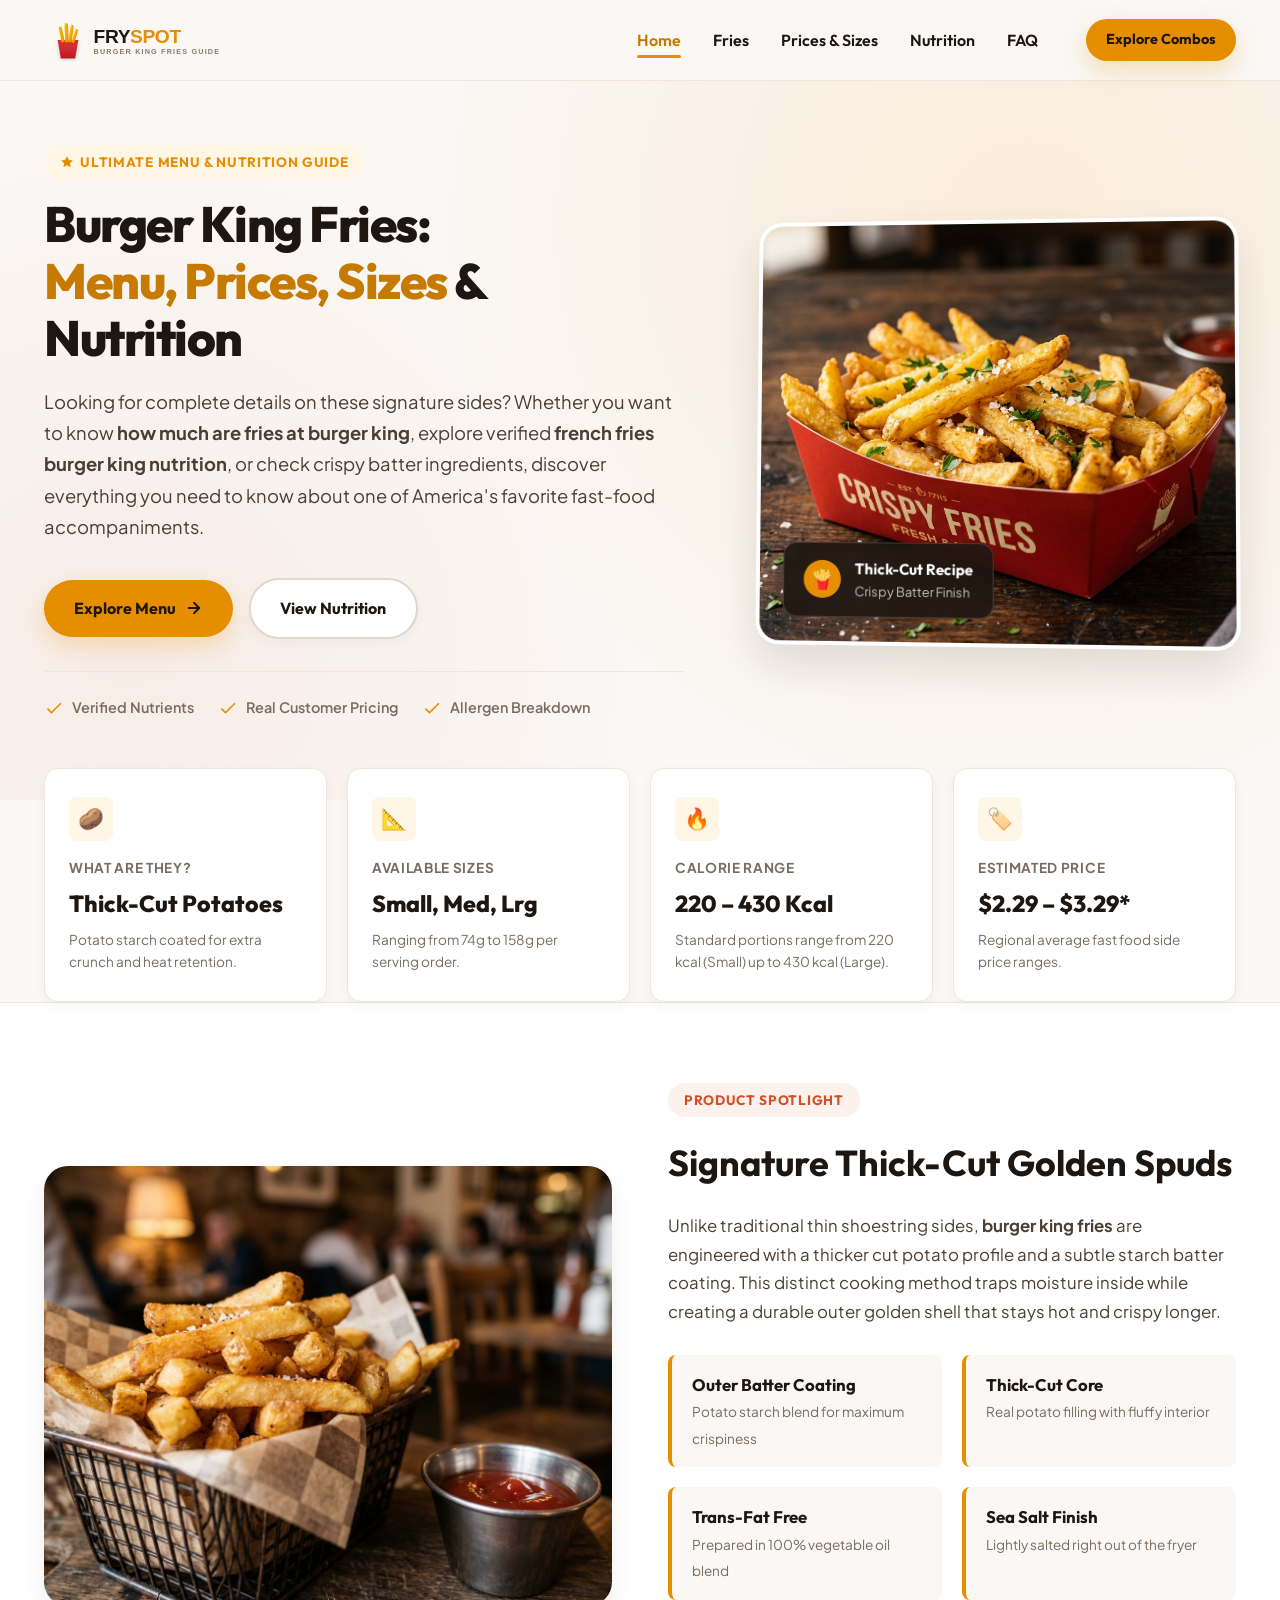
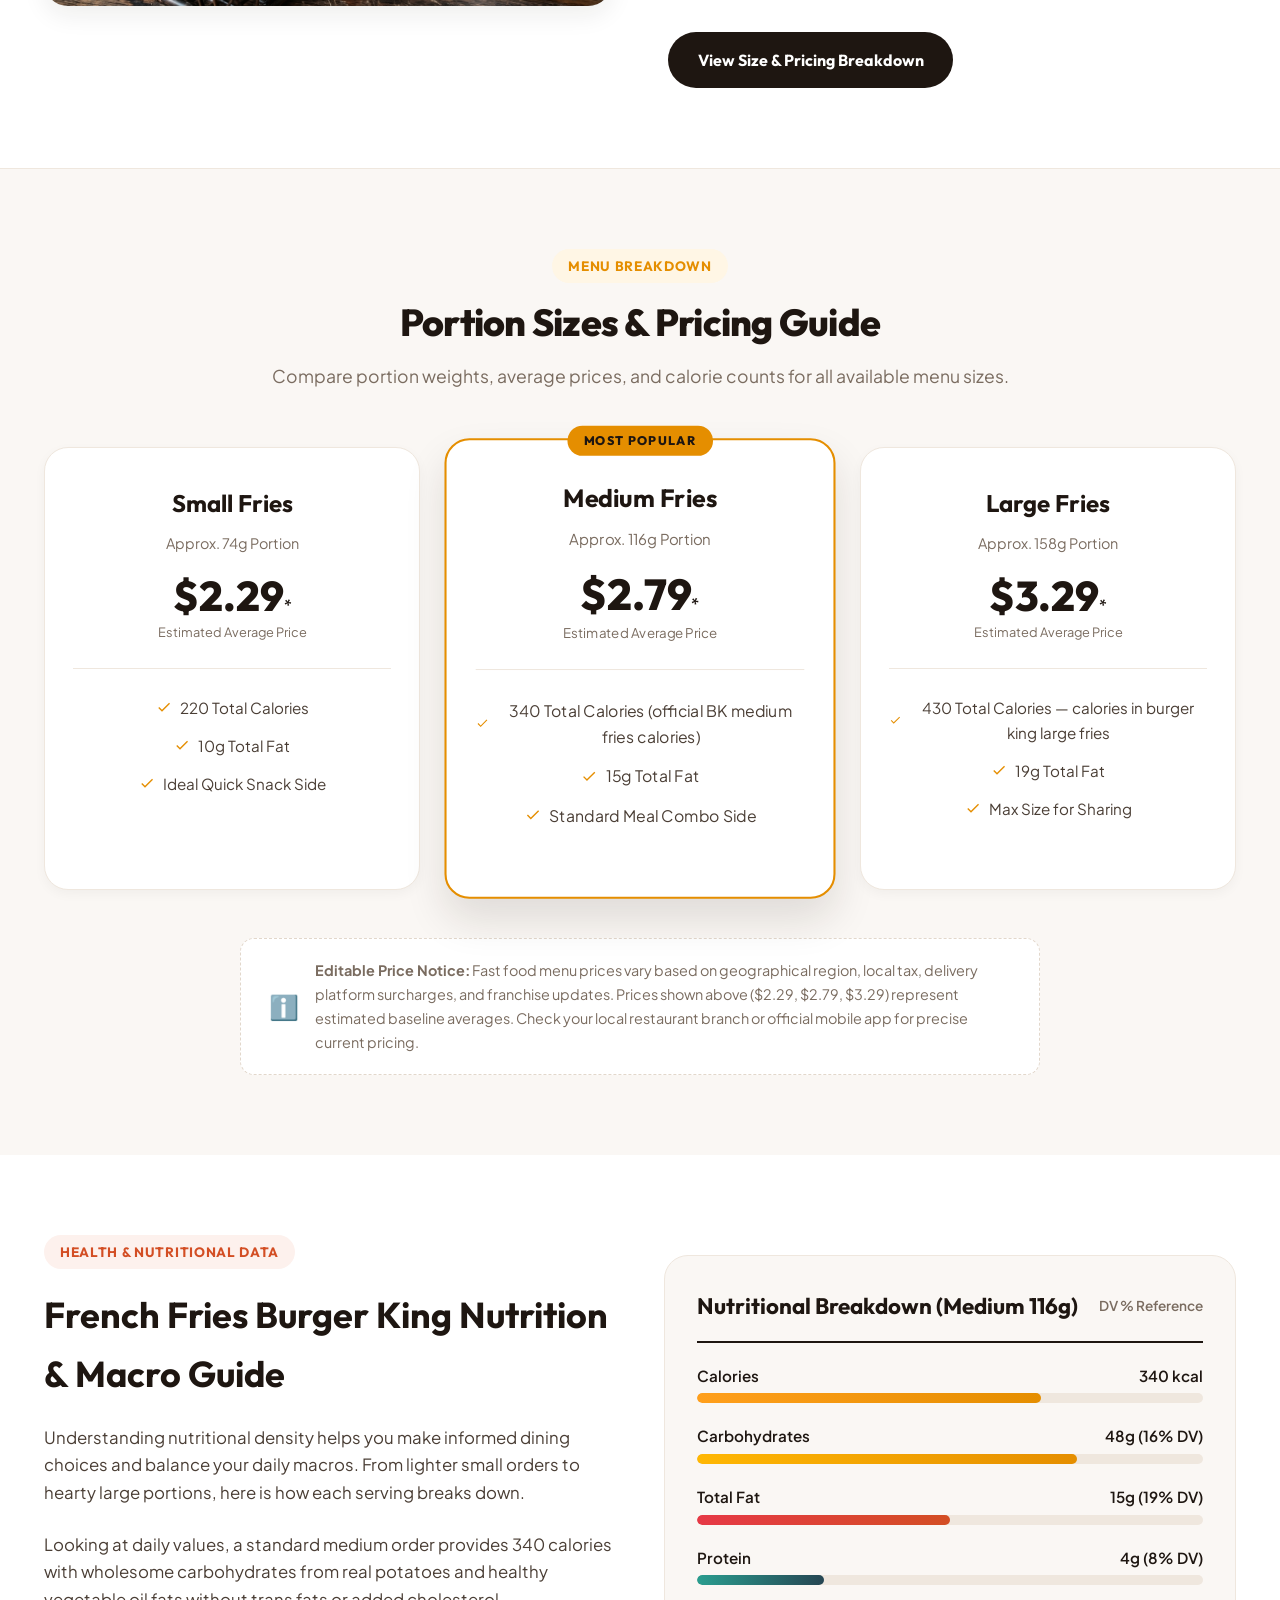
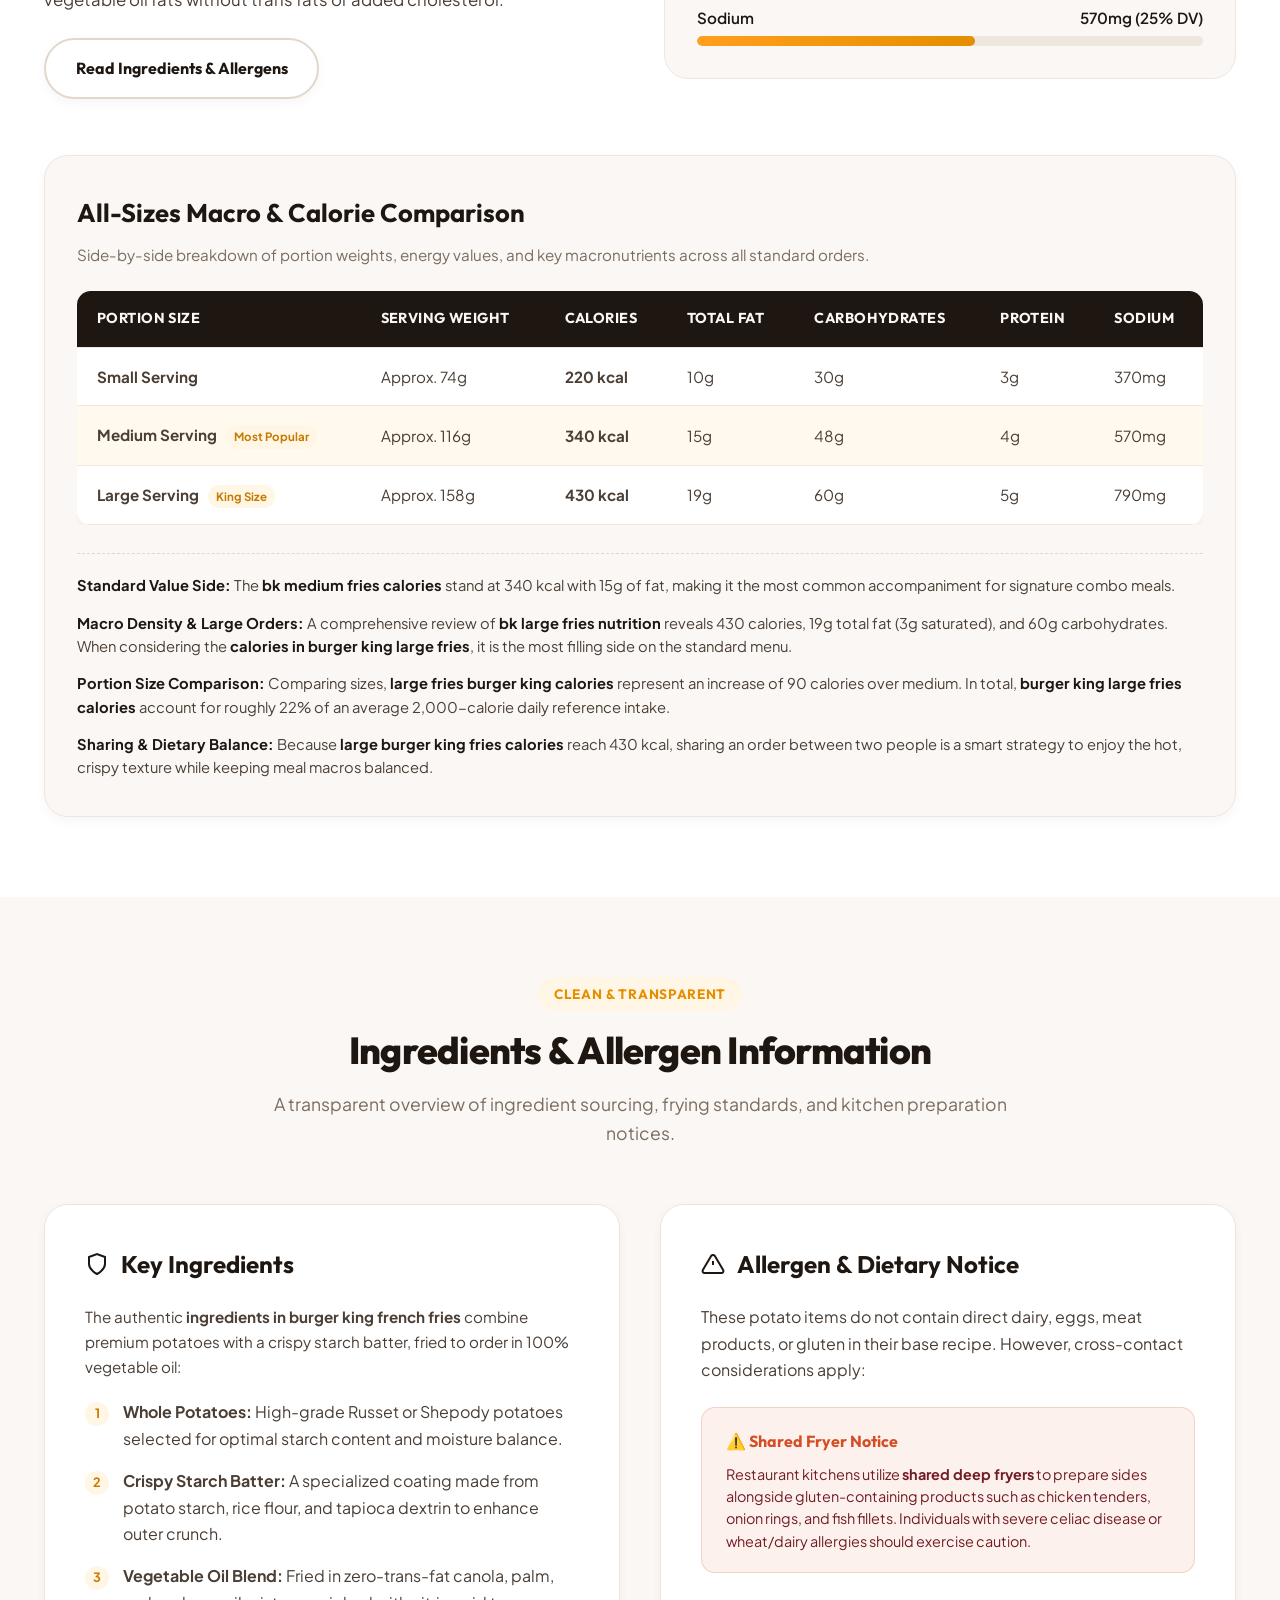
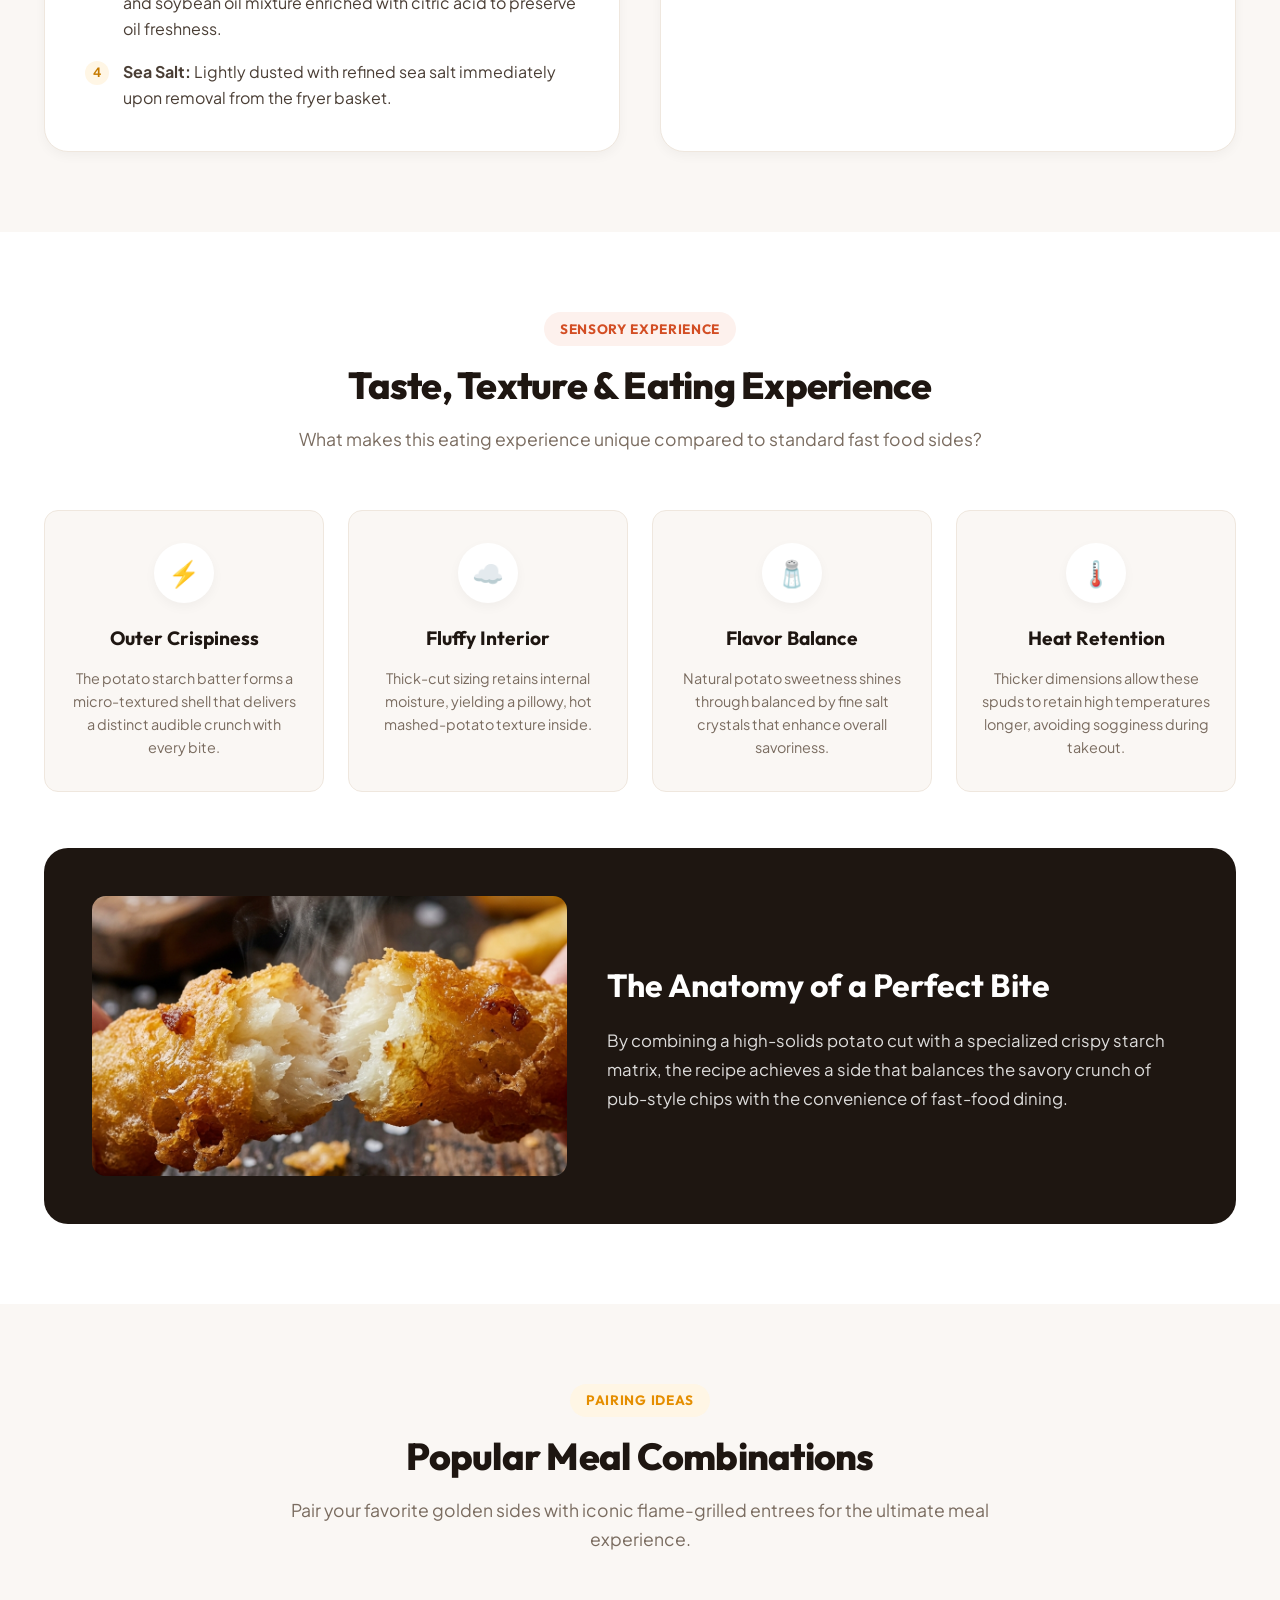
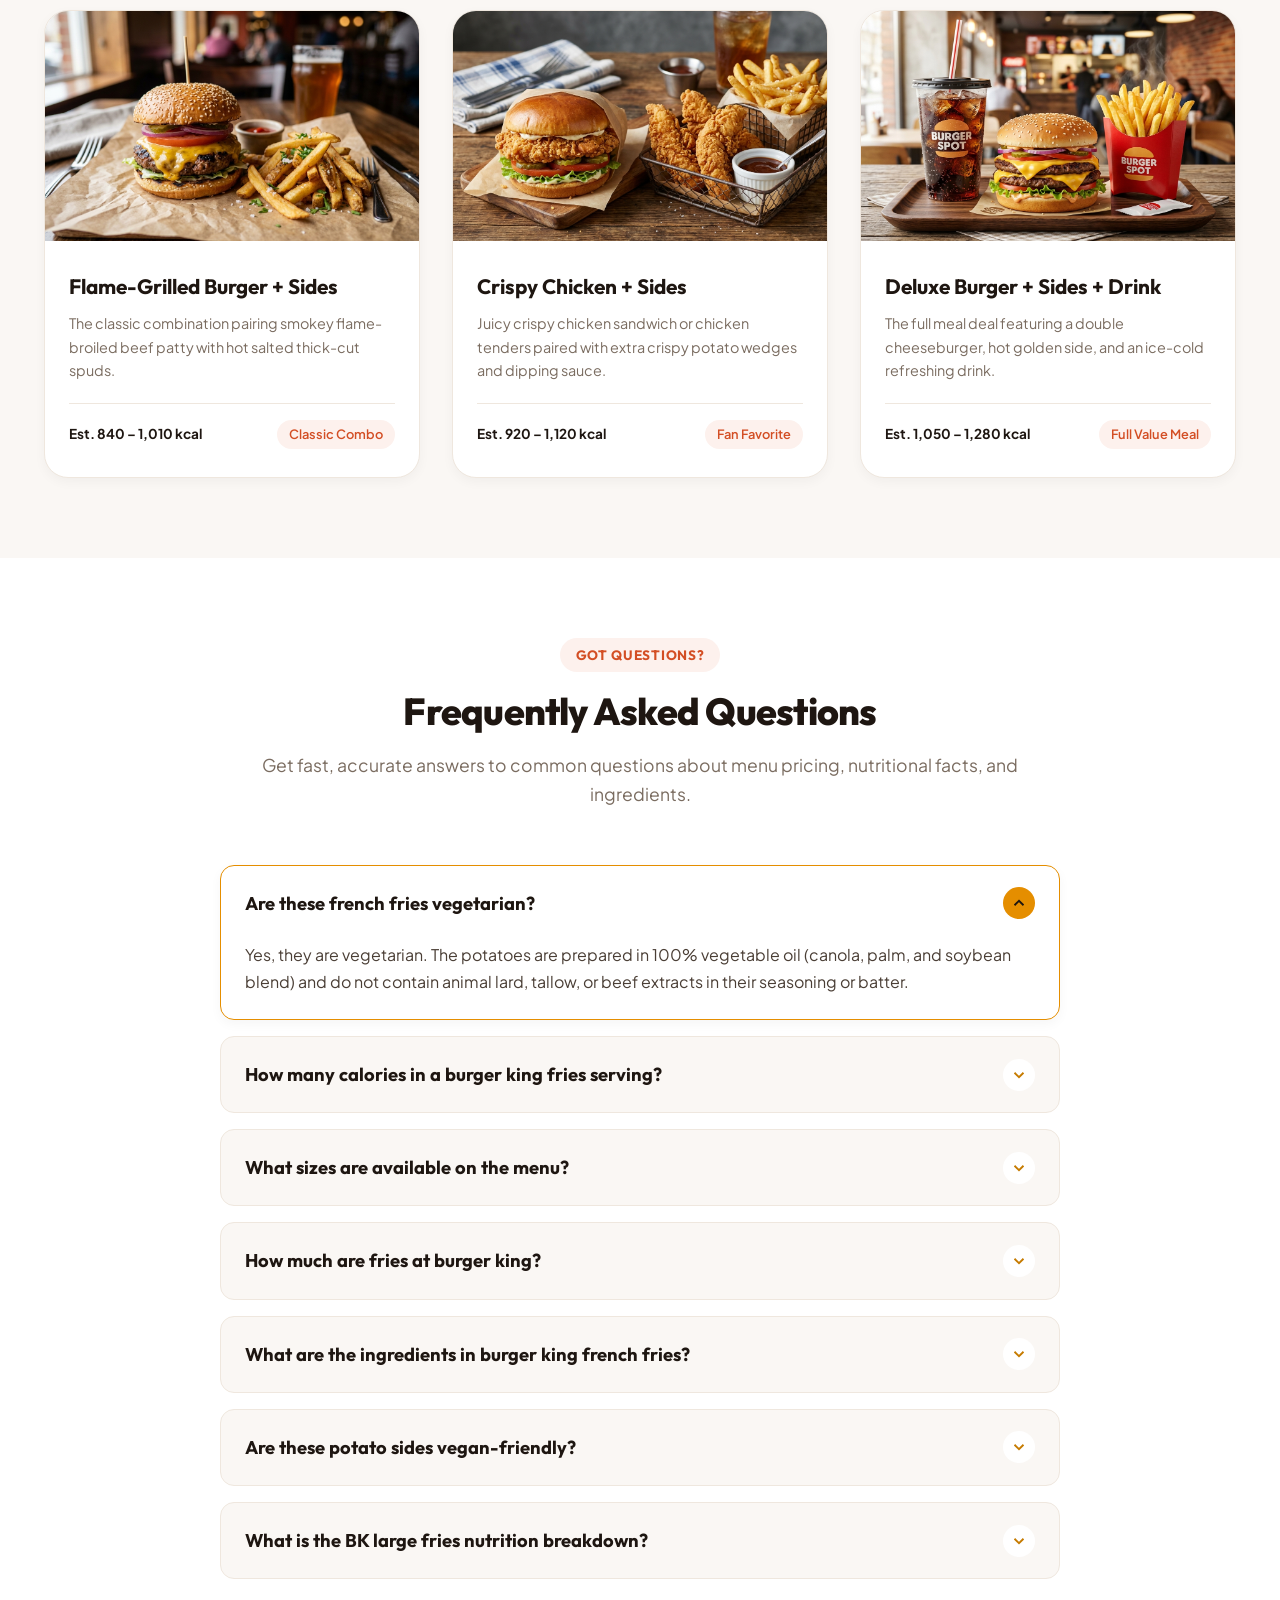
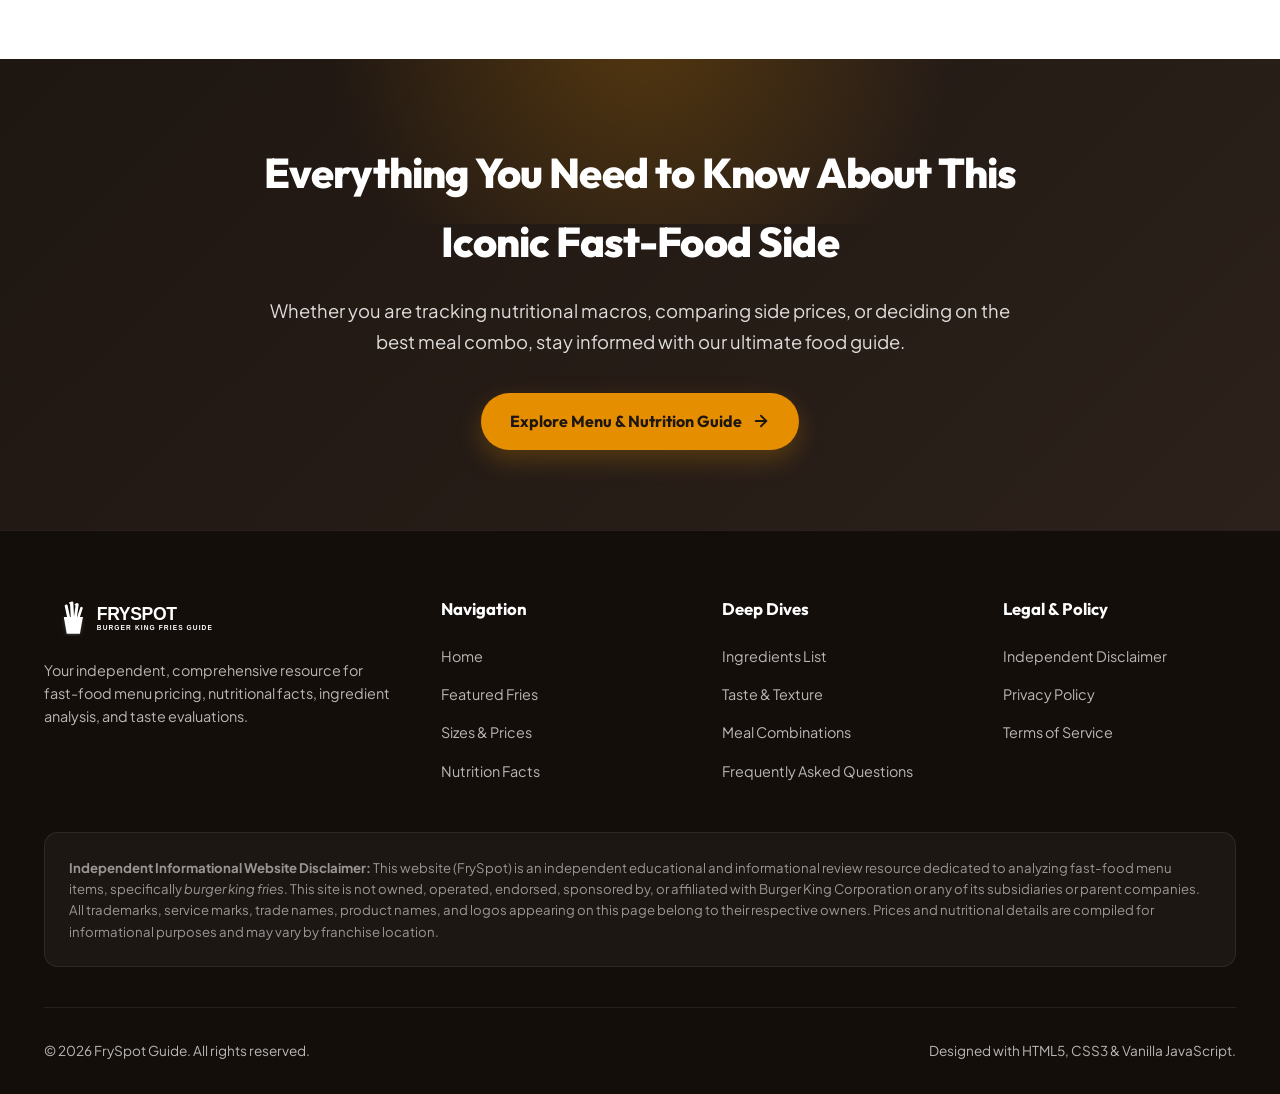
<file: index.html>
<!DOCTYPE html>
<html lang="en">

<head>
  <meta name="google-site-verification" content="gTkA-B6f3U-gZTK85P83LOPx6sU4QbuiREYMwpMC9Og" />
  <meta charset="UTF-8">
  <meta name="viewport" content="width=device-width, initial-scale=1.0">

  <!-- Primary SEO Metadata -->
  <title>Burger King Fries: Menu, Prices, Sizes & Nutrition Guide</title>
  <meta name="description"
    content="Burger King fries: Explore USA prices, sizes, calories, ingredients, and nutrition. Check the menu and meal options today to find your perfect fries!">
  <meta name="keywords"
    content="burger king fries, bk medium fries calories, how much are fries at burger king, calories in burger king large fries, bk large fries nutrition, french fries burger king nutrition, how many calories in a burger king fries, large fries burger king calories, burger king large fries calories, large burger king fries calories, ingredients in burger king french fries">
  <link rel="canonical" href="https://burger-king-nine-hazel.vercel.app/">
  <meta name="robots" content="index, follow">

  <!-- Open Graph / Facebook -->
  <meta property="og:type" content="website">
  <meta property="og:title" content="Burger King Fries: Menu, Prices, Sizes & Nutrition Guide">
  <meta property="og:description"
    content="Everything you need to know about Burger King fries: prices, calories, sizes, nutrition facts, ingredients, and taste review.">
  <meta property="og:image" content="https://burger-king-nine-hazel.vercel.app/assets/hero-fries.webp">
  <meta property="og:url" content="https://burger-king-nine-hazel.vercel.app/">

  <!-- Twitter Card -->
  <meta name="twitter:card" content="summary_large_image">
  <meta name="twitter:title" content="Burger King Fries: Menu, Prices, Sizes & Nutrition Guide">
  <meta name="twitter:description"
    content="Discover Burger King fries prices, nutrition breakdown, sizes, ingredients, and taste details in our comprehensive guide.">
  <meta name="twitter:image" content="https://burger-king-nine-hazel.vercel.app/assets/hero-fries.webp">

  <!-- Favicon -->
  <link rel="icon" type="image/svg+xml" href="assets/favicon.svg">

  <!-- Custom Stylesheets -->
  <link rel="stylesheet" href="css/style.css">

  <!-- JSON-LD Structured Data: Product & FAQ Schema -->
  <script type="application/ld+json">
  {
    "@context": "https://schema.org",
    "@graph": [
      {
        "@type": "WebSite",
        "@id": "https://burger-king-nine-hazel.vercel.app/#website",
        "url": "https://burger-king-nine-hazel.vercel.app/",
        "name": "Burger King Fries Guide",
        "description": "Comprehensive guide to Burger King fries menu, prices, sizes and nutrition."
      },
      {
        "@type": "WebPage",
        "@id": "https://burger-king-nine-hazel.vercel.app/#webpage",
        "url": "https://burger-king-nine-hazel.vercel.app/",
        "name": "Burger King Fries: Menu, Prices, Sizes & Nutrition Guide",
        "isPartOf": {
          "@id": "https://burger-king-nine-hazel.vercel.app/#website"
        }
      },
      {
        "@type": "Product",
        "@id": "https://burger-king-nine-hazel.vercel.app/#product",
        "url": "https://burger-king-nine-hazel.vercel.app/",
        "name": "Burger King Fries",
        "image": "https://burger-king-nine-hazel.vercel.app/assets/hero-fries.webp",
        "description": "Signature thick-cut salted French fries from Burger King, featuring a crispy potato coating on the outside and fluffy interior potato texture.",
        "brand": {
          "@type": "Brand",
          "name": "Burger King"
        },
        "offers": {
          "@type": "AggregateOffer",
          "priceCurrency": "USD",
          "lowPrice": "2.29",
          "highPrice": "3.29",
          "offerCount": "3"
        }
      },
      {
        "@type": "FAQPage",
        "mainEntity": [
          {
            "@type": "Question",
            "name": "Are Burger King fries vegetarian?",
            "acceptedAnswer": {
              "@type": "Answer",
              "text": "Yes, Burger King fries are cooked in 100% vegetable oil (canola, palm, and soybean blend) and do not contain animal fats or beef flavoring in their recipe."
            }
          },
          {
            "@type": "Question",
            "name": "How many calories in a burger king fries serving?",
            "acceptedAnswer": {
              "@type": "Answer",
              "text": "If you are asking how many calories in a burger king fries serving: a Small order contains ~220 calories, BK medium fries calories total ~340 calories, and large fries burger king calories reach ~430 calories."
            }
          },
          {
            "@type": "Question",
            "name": "What sizes do Burger King fries come in?",
            "acceptedAnswer": {
              "@type": "Answer",
              "text": "Burger King fries are available in three main sizes: Small (approx. 74g), Medium (approx. 116g), and Large (approx. 158g), alongside occasional promotional value sizes."
            }
          },
          {
            "@type": "Question",
            "name": "How much are fries at burger king?",
            "acceptedAnswer": {
              "@type": "Answer",
              "text": "If you want to know how much are fries at burger king, baseline regional average prices are approximately $2.29* for Small, $2.79* for Medium, and $3.29* for Large."
            }
          },
          {
            "@type": "Question",
            "name": "What are the ingredients in burger king french fries?",
            "acceptedAnswer": {
              "@type": "Answer",
              "text": "The primary ingredients in burger king french fries are real cut potatoes, a signature crispy starch coating (potato starch, rice flour, and tapioca dextrin), 100% vegetable frying oil, and sea salt."
            }
          },
          {
            "@type": "Question",
            "name": "Are Burger King fries vegan?",
            "acceptedAnswer": {
              "@type": "Answer",
              "text": "While the ingredient list is plant-based and contains no animal derivatives, Burger King fries are prepared in shared fryers alongside animal products like chicken and fish, which may present cross-contact risk for strict vegans."
            }
          },
          {
            "@type": "Question",
            "name": "What is the BK large fries nutrition breakdown?",
            "acceptedAnswer": {
              "@type": "Answer",
              "text": "A detailed review of BK large fries nutrition reveals 430 calories, 19g of total fat, 60g of carbohydrates, and 790mg of sodium. Due to the hearty portion size, large burger king fries calories can also be shared between two people."
            }
          }
        ]
      }
    ]
  }
  </script>
</head>

<body>

  <!-- 1. Sticky Header Navbar -->
  <header class="site-header" id="siteHeader">
    <div class="container header-container">
      <a href="#home" class="logo-link" aria-label="FrySpot Homepage">
        <img src="assets/logo.svg" alt="FrySpot Logo" class="logo-img" width="280" height="60">
      </a>

      <!-- Desktop Navigation Menu -->
      <nav aria-label="Main Navigation">
        <ul class="nav-menu" id="navMenu">
          <li><a href="#home" class="nav-link active">Home</a></li>
          <li><a href="#featured-fries" class="nav-link">Fries</a></li>
          <li><a href="#prices" class="nav-link">Prices & Sizes</a></li>
          <li><a href="#nutrition" class="nav-link">Nutrition</a></li>
          <li><a href="#faq" class="nav-link">FAQ</a></li>
          <li class="nav-cta"><a href="#meals" class="btn btn-primary"
              style="padding: 0.6rem 1.25rem; font-size: 0.9rem;">Explore Combos</a></li>
        </ul>
      </nav>

      <!-- Mobile Hamburger Button -->
      <button class="hamburger-btn" id="hamburgerBtn" aria-label="Toggle navigation menu" aria-expanded="false"
        aria-controls="navMenu">
        <span></span>
        <span></span>
        <span></span>
      </button>
    </div>
  </header>

  <!-- 2. Hero Section -->
  <section class="hero-section" id="home">
    <div class="container">
      <div class="hero-grid">
        <div class="hero-content">
          <div class="badge badge-gold">
            <svg width="14" height="14" viewBox="0 0 24 24" fill="currentColor">
              <path d="M12 2l3.09 6.26L22 9.27l-5 4.87 1.18 6.88L12 17.77l-6.18 3.25L7 14.14 2 9.27l6.91-1.01L12 2z" />
            </svg>
            Ultimate Menu &amp; Nutrition Guide
          </div>
          <h1 class="hero-title">Burger King Fries: <span>Menu, Prices, Sizes</span> &amp; Nutrition</h1>
          <p class="hero-intro">
            Looking for complete details on these signature sides? Whether you want to know <strong>how much are fries
              at burger king</strong>, explore verified <strong>french fries burger king nutrition</strong>, or check
            crispy batter ingredients, discover everything you need to know about one of America's favorite fast-food
            accompaniments.
          </p>

          <div class="hero-actions">
            <a href="#featured-fries" class="btn btn-primary">
              Explore Menu
              <svg width="18" height="18" viewBox="0 0 24 24" fill="none" stroke="currentColor" stroke-width="2.5"
                stroke-linecap="round" stroke-linejoin="round">
                <line x1="5" y1="12" x2="19" y2="12"></line>
                <polyline points="12 5 19 12 12 19"></polyline>
              </svg>
            </a>
            <a href="#nutrition" class="btn btn-secondary">View Nutrition</a>
          </div>

          <div class="hero-trust-bar">
            <div class="trust-item">
              <svg class="trust-icon" viewBox="0 0 24 24" fill="currentColor">
                <path d="M9 16.17L4.83 12l-1.42 1.41L9 19 21 7l-1.41-1.41z" />
              </svg>
              <span>Verified Nutrients</span>
            </div>
            <div class="trust-item">
              <svg class="trust-icon" viewBox="0 0 24 24" fill="currentColor">
                <path d="M9 16.17L4.83 12l-1.42 1.41L9 19 21 7l-1.41-1.41z" />
              </svg>
              <span>Real Customer Pricing</span>
            </div>
            <div class="trust-item">
              <svg class="trust-icon" viewBox="0 0 24 24" fill="currentColor">
                <path d="M9 16.17L4.83 12l-1.42 1.41L9 19 21 7l-1.41-1.41z" />
              </svg>
              <span>Allergen Breakdown</span>
            </div>
          </div>
        </div>

        <div class="hero-media">
          <div class="hero-image-wrapper">
            <img src="assets/hero-fries.webp" alt="Basket of freshly cooked, golden crispy salted fries"
              class="hero-img" width="800" height="450">
            <div class="hero-floating-badge">
              <div class="badge-icon">🍟</div>
              <div>
                <div class="badge-text-main">Thick-Cut Recipe</div>
                <div class="badge-text-sub">Crispy Batter Finish</div>
              </div>
            </div>
          </div>
        </div>
      </div>
    </div>
  </section>

  <!-- 3. Quick Information Cards -->
  <section class="quick-info-section">
    <div class="container">
      <div class="quick-info-grid">
        <div class="quick-card">
          <div class="quick-icon">🥔</div>
          <div class="quick-title">What Are They?</div>
          <div class="quick-value">Thick-Cut Potatoes</div>
          <div class="quick-desc">Potato starch coated for extra crunch and heat retention.</div>
        </div>

        <div class="quick-card">
          <div class="quick-icon">📐</div>
          <div class="quick-title">Available Sizes</div>
          <div class="quick-value">Small, Med, Lrg</div>
          <div class="quick-desc">Ranging from 74g to 158g per serving order.</div>
        </div>

        <div class="quick-card">
          <div class="quick-icon">🔥</div>
          <div class="quick-title">Calorie Range</div>
          <div class="quick-value">220 – 430 Kcal</div>
          <div class="quick-desc">Standard portions range from 220 kcal (Small) up to 430 kcal (Large).</div>
        </div>

        <div class="quick-card">
          <div class="quick-icon">🏷️</div>
          <div class="quick-title">Estimated Price</div>
          <div class="quick-value">$2.29 – $3.29*</div>
          <div class="quick-desc">Regional average fast food side price ranges.</div>
        </div>
      </div>
    </div>
  </section>

  <!-- 4. Featured Burger King Fries Section -->
  <section class="section featured-fries-section" id="featured-fries">
    <div class="container">
      <div class="featured-grid">
        <div class="featured-media">
          <img src="assets/featured-fries.webp"
            alt="Close-up detail shot of crispy golden French fries in a basket with ketchup dip" class="featured-img"
            width="600" height="440">
        </div>

        <div class="featured-content">
          <div class="badge">Product Spotlight</div>
          <h2>Signature Thick-Cut Golden Spuds</h2>
          <p class="featured-desc">
            Unlike traditional thin shoestring sides, <strong>burger king fries</strong> are engineered with a thicker
            cut potato profile and a subtle starch batter coating. This distinct cooking method traps moisture inside
            while creating a durable outer golden shell that stays hot and crispy longer.
          </p>

          <div class="featured-highlights">
            <div class="highlight-box">
              <strong>Outer Batter Coating</strong>
              <span>Potato starch blend for maximum crispiness</span>
            </div>
            <div class="highlight-box">
              <strong>Thick-Cut Core</strong>
              <span>Real potato filling with fluffy interior</span>
            </div>
            <div class="highlight-box">
              <strong>Trans-Fat Free</strong>
              <span>Prepared in 100% vegetable oil blend</span>
            </div>
            <div class="highlight-box">
              <strong>Sea Salt Finish</strong>
              <span>Lightly salted right out of the fryer</span>
            </div>
          </div>

          <a href="#prices" class="btn btn-dark">View Size &amp; Pricing Breakdown</a>
        </div>
      </div>
    </div>
  </section>

  <!-- 5. Sizes & Prices Section -->
  <section class="section prices-section" id="prices">
    <div class="container">
      <div class="section-header">
        <div class="badge badge-gold">Menu Breakdown</div>
        <h2 class="section-title">Portion Sizes &amp; Pricing Guide</h2>
        <p class="section-subtitle">Compare portion weights, average prices, and calorie counts for all available menu
          sizes.</p>
      </div>

      <div class="price-cards-grid">
        <!-- Small Size -->
        <div class="price-card">
          <h3 class="size-name">Small Fries</h3>
          <div class="size-weight">Approx. 74g Portion</div>
          <div class="price-tag">$2.29<span style="font-size: 1rem; font-weight: 500;">*</span></div>
          <div class="price-disclaimer-sub">Estimated Average Price</div>
          <ul class="price-features">
            <li><svg width="16" height="16" viewBox="0 0 24 24" fill="currentColor">
                <path d="M9 16.17L4.83 12l-1.42 1.41L9 19 21 7l-1.41-1.41z" />
              </svg> 220 Total Calories</li>
            <li><svg width="16" height="16" viewBox="0 0 24 24" fill="currentColor">
                <path d="M9 16.17L4.83 12l-1.42 1.41L9 19 21 7l-1.41-1.41z" />
              </svg> 10g Total Fat</li>
            <li><svg width="16" height="16" viewBox="0 0 24 24" fill="currentColor">
                <path d="M9 16.17L4.83 12l-1.42 1.41L9 19 21 7l-1.41-1.41z" />
              </svg> Ideal Quick Snack Side</li>
          </ul>
        </div>

        <!-- Medium Size (Popular) -->
        <div class="price-card popular">
          <div class="popular-ribbon">Most Popular</div>
          <h3 class="size-name">Medium Fries</h3>
          <div class="size-weight">Approx. 116g Portion</div>
          <div class="price-tag">$2.79<span style="font-size: 1rem; font-weight: 500;">*</span></div>
          <div class="price-disclaimer-sub">Estimated Average Price</div>
          <ul class="price-features">
            <li><svg width="16" height="16" viewBox="0 0 24 24" fill="currentColor">
                <path d="M9 16.17L4.83 12l-1.42 1.41L9 19 21 7l-1.41-1.41z" />
              </svg> 340 Total Calories (official BK medium fries calories)</li>
            <li><svg width="16" height="16" viewBox="0 0 24 24" fill="currentColor">
                <path d="M9 16.17L4.83 12l-1.42 1.41L9 19 21 7l-1.41-1.41z" />
              </svg> 15g Total Fat</li>
            <li><svg width="16" height="16" viewBox="0 0 24 24" fill="currentColor">
                <path d="M9 16.17L4.83 12l-1.42 1.41L9 19 21 7l-1.41-1.41z" />
              </svg> Standard Meal Combo Side</li>
          </ul>
        </div>

        <!-- Large Size -->
        <div class="price-card">
          <h3 class="size-name">Large Fries</h3>
          <div class="size-weight">Approx. 158g Portion</div>
          <div class="price-tag">$3.29<span style="font-size: 1rem; font-weight: 500;">*</span></div>
          <div class="price-disclaimer-sub">Estimated Average Price</div>
          <ul class="price-features">
            <li><svg width="16" height="16" viewBox="0 0 24 24" fill="currentColor">
                <path d="M9 16.17L4.83 12l-1.42 1.41L9 19 21 7l-1.41-1.41z" />
              </svg> 430 Total Calories — calories in burger king large fries</li>
            <li><svg width="16" height="16" viewBox="0 0 24 24" fill="currentColor">
                <path d="M9 16.17L4.83 12l-1.42 1.41L9 19 21 7l-1.41-1.41z" />
              </svg> 19g Total Fat</li>
            <li><svg width="16" height="16" viewBox="0 0 24 24" fill="currentColor">
                <path d="M9 16.17L4.83 12l-1.42 1.41L9 19 21 7l-1.41-1.41z" />
              </svg> Max Size for Sharing</li>
          </ul>
        </div>
      </div>

      <!-- Price Editable Disclaimer -->
      <div class="pricing-notice-box">
        <div class="notice-icon">ℹ️</div>
        <div class="notice-text">
          <strong>Editable Price Notice:</strong> Fast food menu prices vary based on geographical region, local tax,
          delivery platform surcharges, and franchise updates. Prices shown above ($2.29, $2.79, $3.29) represent
          estimated baseline averages. Check your local restaurant branch or official mobile app for precise current
          pricing.
        </div>
      </div>
    </div>
  </section>

  <!-- 6. Nutrition Section -->
  <section class="section nutrition-section" id="nutrition">
    <div class="container">
      <div class="nutrition-container">
        <div class="nutrition-info-content">
          <div class="badge">Health &amp; Nutritional Data</div>
          <h2>French Fries Burger King Nutrition &amp; Macro Guide</h2>
          <p>
            Understanding nutritional density helps you make informed dining choices and balance your daily macros. From
            lighter small orders to hearty large portions, here is how each serving breaks down.
          </p>
          <p>
            Looking at daily values, a standard medium order provides 340 calories with wholesome carbohydrates from
            real potatoes and healthy vegetable oil fats without trans fats or added cholesterol.
          </p>
          <a href="#ingredients" class="btn btn-secondary">Read Ingredients &amp; Allergens</a>
        </div>

        <div class="nutrition-table-wrapper">
          <div class="nutrition-table-header">
            <h3>Nutritional Breakdown (Medium 116g)</h3>
            <span>DV % Reference</span>
          </div>

          <div class="macro-bar-list">
            <!-- Calories -->
            <div class="macro-item">
              <div class="macro-label-row">
                <span>Calories</span>
                <span>340 kcal</span>
              </div>
              <div class="macro-progress-track">
                <div class="macro-progress-fill" data-width="68%" style="width: 0%;"></div>
              </div>
            </div>

            <!-- Total Carbohydrates -->
            <div class="macro-item">
              <div class="macro-label-row">
                <span>Carbohydrates</span>
                <span>48g (16% DV)</span>
              </div>
              <div class="macro-progress-track">
                <div class="macro-progress-fill carbs" data-width="75%" style="width: 0%;"></div>
              </div>
            </div>

            <!-- Total Fat -->
            <div class="macro-item">
              <div class="macro-label-row">
                <span>Total Fat</span>
                <span>15g (19% DV)</span>
              </div>
              <div class="macro-progress-track">
                <div class="macro-progress-fill fat" data-width="50%" style="width: 0%;"></div>
              </div>
            </div>

            <!-- Protein -->
            <div class="macro-item">
              <div class="macro-label-row">
                <span>Protein</span>
                <span>4g (8% DV)</span>
              </div>
              <div class="macro-progress-track">
                <div class="macro-progress-fill protein" data-width="25%" style="width: 0%;"></div>
              </div>
            </div>

            <!-- Sodium -->
            <div class="macro-item">
              <div class="macro-label-row">
                <span>Sodium</span>
                <span>570mg (25% DV)</span>
              </div>
              <div class="macro-progress-track">
                <div class="macro-progress-fill" data-width="55%" style="width: 0%;"></div>
              </div>
            </div>
          </div>
        </div>
      </div>

      <!-- All-Sizes Nutrition & Calorie Deep Dive Table -->
      <div class="nutrition-sizes-table-wrapper">
        <div class="nutrition-sizes-header">
          <h3 class="nutrition-sizes-title">All-Sizes Macro &amp; Calorie Comparison</h3>
          <p class="nutrition-sizes-subtitle">Side-by-side breakdown of portion weights, energy values, and key
            macronutrients across all standard orders.</p>
        </div>

        <div class="table-responsive">
          <table class="nutrition-table">
            <thead>
              <tr>
                <th>Portion Size</th>
                <th>Serving Weight</th>
                <th>Calories</th>
                <th>Total Fat</th>
                <th>Carbohydrates</th>
                <th>Protein</th>
                <th>Sodium</th>
              </tr>
            </thead>
            <tbody>
              <tr>
                <td><strong>Small Serving</strong></td>
                <td>Approx. 74g</td>
                <td><strong>220 kcal</strong></td>
                <td>10g</td>
                <td>30g</td>
                <td>3g</td>
                <td>370mg</td>
              </tr>
              <tr class="highlight-row">
                <td><strong>Medium Serving</strong> <span class="table-tag">Most Popular</span></td>
                <td>Approx. 116g</td>
                <td><strong>340 kcal</strong></td>
                <td>15g</td>
                <td>48g</td>
                <td>4g</td>
                <td>570mg</td>
              </tr>
              <tr>
                <td><strong>Large Serving</strong> <span class="table-tag">King Size</span></td>
                <td>Approx. 158g</td>
                <td><strong>430 kcal</strong></td>
                <td>19g</td>
                <td>60g</td>
                <td>5g</td>
                <td>790mg</td>
              </tr>
            </tbody>
          </table>
        </div>

        <div class="nutrition-size-notes">
          <p>
            <strong>Standard Value Side:</strong> The <strong>bk medium fries calories</strong> stand at 340 kcal with
            15g of fat, making it the most common accompaniment for signature combo meals.
          </p>
          <p>
            <strong>Macro Density &amp; Large Orders:</strong> A comprehensive review of <strong>bk large fries
              nutrition</strong> reveals 430 calories, 19g total fat (3g saturated), and 60g carbohydrates. When
            considering the <strong>calories in burger king large fries</strong>, it is the most filling side on the
            standard menu.
          </p>
          <p>
            <strong>Portion Size Comparison:</strong> Comparing sizes, <strong>large fries burger king calories</strong>
            represent an increase of 90 calories over medium. In total, <strong>burger king large fries
              calories</strong> account for roughly 22% of an average 2,000-calorie daily reference intake.
          </p>
          <p>
            <strong>Sharing &amp; Dietary Balance:</strong> Because <strong>large burger king fries calories</strong>
            reach 430 kcal, sharing an order between two people is a smart strategy to enjoy the hot, crispy texture
            while keeping meal macros balanced.
          </p>
        </div>
      </div>
    </div>
  </section>

  <!-- 7. Ingredients & Allergen Section -->
  <section class="section ingredients-section" id="ingredients">
    <div class="container">
      <div class="section-header">
        <div class="badge badge-gold">Clean &amp; Transparent</div>
        <h2 class="section-title">Ingredients &amp; Allergen Information</h2>
        <p class="section-subtitle">A transparent overview of ingredient sourcing, frying standards, and kitchen
          preparation notices.</p>
      </div>

      <div class="ingredients-grid">
        <div class="ingredients-card">
          <h3>
            <svg width="24" height="24" viewBox="0 0 24 24" fill="none" stroke="currentColor" stroke-width="2">
              <path d="M12 22s8-4 8-10V5l-8-3-8 3v7c0 6 8 10 8 10z" />
            </svg>
            Key Ingredients
          </h3>
          <p style="margin-bottom: 1.25rem; font-size: 0.95rem; color: var(--text-body);">
            The authentic <strong>ingredients in burger king french fries</strong> combine premium potatoes with a
            crispy starch batter, fried to order in 100% vegetable oil:
          </p>
          <ul class="ingredient-list">
            <li>
              <span class="ingredient-bullet">1</span>
              <div>
                <strong>Whole Potatoes:</strong> High-grade Russet or Shepody potatoes selected for optimal starch
                content and moisture balance.
              </div>
            </li>
            <li>
              <span class="ingredient-bullet">2</span>
              <div>
                <strong>Crispy Starch Batter:</strong> A specialized coating made from potato starch, rice flour, and
                tapioca dextrin to enhance outer crunch.
              </div>
            </li>
            <li>
              <span class="ingredient-bullet">3</span>
              <div>
                <strong>Vegetable Oil Blend:</strong> Fried in zero-trans-fat canola, palm, and soybean oil mixture
                enriched with citric acid to preserve oil freshness.
              </div>
            </li>
            <li>
              <span class="ingredient-bullet">4</span>
              <div>
                <strong>Sea Salt:</strong> Lightly dusted with refined sea salt immediately upon removal from the fryer
                basket.
              </div>
            </li>
          </ul>
        </div>

        <div class="allergen-card">
          <h3>
            <svg width="24" height="24" viewBox="0 0 24 24" fill="none" stroke="currentColor" stroke-width="2">
              <path d="M10.29 3.86L1.82 18a2 2 0 0 0 1.71 3h16.94a2 2 0 0 0 1.71-3L13.71 3.86a2 2 0 0 0-3.42 0z" />
              <line x1="12" y1="9" x2="12" y2="13" />
              <line x1="12" y1="17" x2="12.01" y2="17" />
            </svg>
            Allergen &amp; Dietary Notice
          </h3>
          <p style="margin-bottom: 1rem; color: var(--text-body);">
            These potato items do not contain direct dairy, eggs, meat products, or gluten in their base recipe.
            However, cross-contact considerations apply:
          </p>

          <div class="allergen-warning-box">
            <h4>⚠️ Shared Fryer Notice</h4>
            <p>
              Restaurant kitchens utilize <strong>shared deep fryers</strong> to prepare sides alongside
              gluten-containing products such as chicken tenders, onion rings, and fish fillets. Individuals with severe
              celiac disease or wheat/dairy allergies should exercise caution.
            </p>
          </div>
        </div>
      </div>
    </div>
  </section>

  <!-- 8. Taste & Texture Section -->
  <section class="section sensory-section" id="sensory">
    <div class="container">
      <div class="section-header">
        <div class="badge">Sensory Experience</div>
        <h2 class="section-title">Taste, Texture &amp; Eating Experience</h2>
        <p class="section-subtitle">What makes this eating experience unique compared to standard fast food sides?</p>
      </div>

      <div class="sensory-grid">
        <div class="sensory-card">
          <div class="sensory-icon-wrap">⚡</div>
          <h3>Outer Crispiness</h3>
          <p>The potato starch batter forms a micro-textured shell that delivers a distinct audible crunch with every
            bite.</p>
        </div>

        <div class="sensory-card">
          <div class="sensory-icon-wrap">☁️</div>
          <h3>Fluffy Interior</h3>
          <p>Thick-cut sizing retains internal moisture, yielding a pillowy, hot mashed-potato texture inside.</p>
        </div>

        <div class="sensory-card">
          <div class="sensory-icon-wrap">🧂</div>
          <h3>Flavor Balance</h3>
          <p>Natural potato sweetness shines through balanced by fine salt crystals that enhance overall savoriness.</p>
        </div>

        <div class="sensory-card">
          <div class="sensory-icon-wrap">🌡️</div>
          <h3>Heat Retention</h3>
          <p>Thicker dimensions allow these spuds to retain high temperatures longer, avoiding sogginess during takeout.
          </p>
        </div>
      </div>

      <!-- Texture Banner Highlight -->
      <div class="texture-banner">
        <img src="assets/fries-closeup.webp"
          alt="Macro texture close-up shot showing crispy golden fry skin and fluffy interior potato"
          class="texture-banner-img" width="500" height="280">
        <div class="texture-banner-text">
          <h3>The Anatomy of a Perfect Bite</h3>
          <p>
            By combining a high-solids potato cut with a specialized crispy starch matrix, the recipe achieves a side
            that balances the savory crunch of pub-style chips with the convenience of fast-food dining.
          </p>
        </div>
      </div>
    </div>
  </section>

  <!-- 9. Fries With Meals Showcase -->
  <section class="section meals-section" id="meals">
    <div class="container">
      <div class="section-header">
        <div class="badge badge-gold">Pairing Ideas</div>
        <h2 class="section-title">Popular Meal Combinations</h2>
        <p class="section-subtitle">Pair your favorite golden sides with iconic flame-grilled entrees for the ultimate
          meal experience.</p>
      </div>

      <div class="meals-grid">
        <!-- Combo 1 -->
        <div class="meal-card">
          <div class="meal-img-wrapper">
            <img src="assets/burger-fries.webp" alt="Juicy flame-grilled burger paired with golden french fries"
              class="meal-img" width="400" height="230">
          </div>
          <div class="meal-info">
            <h3 class="meal-title">Flame-Grilled Burger + Sides</h3>
            <p class="meal-desc">The classic combination pairing smokey flame-broiled beef patty with hot salted
              thick-cut spuds.</p>
            <div class="meal-meta">
              <span class="meal-cal">Est. 840 – 1,010 kcal</span>
              <span class="meal-tag">Classic Combo</span>
            </div>
          </div>
        </div>

        <!-- Combo 2 -->
        <div class="meal-card">
          <div class="meal-img-wrapper">
            <img src="assets/chicken-fries.webp" alt="Crispy chicken sandwich and tenders paired with french fries"
              class="meal-img" width="400" height="230">
          </div>
          <div class="meal-info">
            <h3 class="meal-title">Crispy Chicken + Sides</h3>
            <p class="meal-desc">Juicy crispy chicken sandwich or chicken tenders paired with extra crispy potato wedges
              and dipping sauce.</p>
            <div class="meal-meta">
              <span class="meal-cal">Est. 920 – 1,120 kcal</span>
              <span class="meal-tag">Fan Favorite</span>
            </div>
          </div>
        </div>

        <!-- Combo 3 -->
        <div class="meal-card">
          <div class="meal-img-wrapper">
            <img src="assets/meal-fries.webp"
              alt="Complete fast food meal deal with double cheeseburger, fries, and cold fountain drink"
              class="meal-img" width="400" height="230">
          </div>
          <div class="meal-info">
            <h3 class="meal-title">Deluxe Burger + Sides + Drink</h3>
            <p class="meal-desc">The full meal deal featuring a double cheeseburger, hot golden side, and an ice-cold
              refreshing drink.</p>
            <div class="meal-meta">
              <span class="meal-cal">Est. 1,050 – 1,280 kcal</span>
              <span class="meal-tag">Full Value Meal</span>
            </div>
          </div>
        </div>
      </div>
    </div>
  </section>

  <!-- 10. Frequently Asked Questions (FAQ) Section -->
  <section class="section faq-section" id="faq">
    <div class="container">
      <div class="section-header">
        <div class="badge">Got Questions?</div>
        <h2 class="section-title">Frequently Asked Questions</h2>
        <p class="section-subtitle">Get fast, accurate answers to common questions about menu pricing, nutritional
          facts, and ingredients.</p>
      </div>

      <div class="faq-accordion-container">
        <!-- Q1 -->
        <div class="faq-item">
          <button class="faq-button" aria-expanded="false" aria-controls="faq-ans-1">
            <span>Are these french fries vegetarian?</span>
            <div class="faq-icon">
              <svg width="18" height="18" viewBox="0 0 24 24" fill="none" stroke="currentColor" stroke-width="2.5">
                <polyline points="6 9 12 15 18 9"></polyline>
              </svg>
            </div>
          </button>
          <div class="faq-content" id="faq-ans-1">
            <div class="faq-content-inner">
              Yes, they are vegetarian. The potatoes are prepared in 100% vegetable oil (canola, palm, and soybean
              blend) and do not contain animal lard, tallow, or beef extracts in their seasoning or batter.
            </div>
          </div>
        </div>

        <!-- Q2 -->
        <div class="faq-item">
          <button class="faq-button" aria-expanded="false" aria-controls="faq-ans-2">
            <span>How many calories in a burger king fries serving?</span>
            <div class="faq-icon">
              <svg width="18" height="18" viewBox="0 0 24 24" fill="none" stroke="currentColor" stroke-width="2.5">
                <polyline points="6 9 12 15 18 9"></polyline>
              </svg>
            </div>
          </button>
          <div class="faq-content" id="faq-ans-2">
            <div class="faq-content-inner">
              Serving counts depend on portion size: a <strong>Small order contains ~220 calories</strong>, a
              <strong>Medium order contains ~340 calories</strong>, and a <strong>Large order contains ~430
                calories</strong>.
            </div>
          </div>
        </div>

        <!-- Q3 -->
        <div class="faq-item">
          <button class="faq-button" aria-expanded="false" aria-controls="faq-ans-3">
            <span>What sizes are available on the menu?</span>
            <div class="faq-icon">
              <svg width="18" height="18" viewBox="0 0 24 24" fill="none" stroke="currentColor" stroke-width="2.5">
                <polyline points="6 9 12 15 18 9"></polyline>
              </svg>
            </div>
          </button>
          <div class="faq-content" id="faq-ans-3">
            <div class="faq-content-inner">
              Orders come in three primary menu portions: <strong>Small (74g)</strong>, <strong>Medium (116g)</strong>,
              and <strong>Large (158g)</strong>. Promotional value meal sizes or kids meal portions may also be
              available at select locations.
            </div>
          </div>
        </div>

        <!-- Q4 -->
        <div class="faq-item">
          <button class="faq-button" aria-expanded="false" aria-controls="faq-ans-4">
            <span>How much are fries at burger king?</span>
            <div class="faq-icon">
              <svg width="18" height="18" viewBox="0 0 24 24" fill="none" stroke="currentColor" stroke-width="2.5">
                <polyline points="6 9 12 15 18 9"></polyline>
              </svg>
            </div>
          </button>
          <div class="faq-content" id="faq-ans-4">
            <div class="faq-content-inner">
              If you are wondering <strong>how much are fries at burger king</strong>, baseline regional average prices
              are approximately <strong>$2.29* for Small</strong>, <strong>$2.79* for Medium</strong>, and
              <strong>$3.29* for Large</strong>. Prices may vary slightly by franchise location, state taxes, and
              third-party delivery apps.
            </div>
          </div>
        </div>

        <!-- Q5 -->
        <div class="faq-item">
          <button class="faq-button" aria-expanded="false" aria-controls="faq-ans-5">
            <span>What are the ingredients in burger king french fries?</span>
            <div class="faq-icon">
              <svg width="18" height="18" viewBox="0 0 24 24" fill="none" stroke="currentColor" stroke-width="2.5">
                <polyline points="6 9 12 15 18 9"></polyline>
              </svg>
            </div>
          </button>
          <div class="faq-content" id="faq-ans-5">
            <div class="faq-content-inner">
              The primary recipe includes real cut potatoes, a crispy starch batter coating (potato starch, rice flour,
              tapioca dextrin), 100% vegetable frying oil (canola, palm, and soybean blend), and refined sea salt.
            </div>
          </div>
        </div>

        <!-- Q6 -->
        <div class="faq-item">
          <button class="faq-button" aria-expanded="false" aria-controls="faq-ans-6">
            <span>Are these potato sides vegan-friendly?</span>
            <div class="faq-icon">
              <svg width="18" height="18" viewBox="0 0 24 24" fill="none" stroke="currentColor" stroke-width="2.5">
                <polyline points="6 9 12 15 18 9"></polyline>
              </svg>
            </div>
          </button>
          <div class="faq-content" id="faq-ans-6">
            <div class="faq-content-inner">
              The potato ingredients themselves are plant-based. However, because restaurants use <strong>shared oil
                fryers</strong> for meat and dairy items, cross-contact can occur, which may not suit strict vegans.
            </div>
          </div>
        </div>

        <!-- Q7 -->
        <div class="faq-item">
          <button class="faq-button" aria-expanded="false" aria-controls="faq-ans-7">
            <span>What is the BK large fries nutrition breakdown?</span>
            <div class="faq-icon">
              <svg width="18" height="18" viewBox="0 0 24 24" fill="none" stroke="currentColor" stroke-width="2.5">
                <polyline points="6 9 12 15 18 9"></polyline>
              </svg>
            </div>
          </button>
          <div class="faq-content" id="faq-ans-7">
            <div class="faq-content-inner">
              A comprehensive breakdown includes 430 calories, 19g total fat, 60g carbohydrates, and 790mg sodium per
              158g portion. Due to its generous size, an order is well-suited for sharing alongside your meal combo.
            </div>
          </div>
        </div>
      </div>
    </div>
  </section>

  <!-- 11. Final Call To Action (CTA) Section -->
  <section class="final-cta-section">
    <div class="container">
      <div class="cta-box">
        <h2 class="cta-title">Everything You Need to Know About This Iconic Fast-Food Side</h2>
        <p class="cta-desc">
          Whether you are tracking nutritional macros, comparing side prices, or deciding on the best meal combo, stay
          informed with our ultimate food guide.
        </p>
        <a href="#featured-fries" class="btn btn-primary btn-large">
          Explore Menu &amp; Nutrition Guide
          <svg width="18" height="18" viewBox="0 0 24 24" fill="none" stroke="currentColor" stroke-width="2.5"
            stroke-linecap="round" stroke-linejoin="round">
            <line x1="5" y1="12" x2="19" y2="12"></line>
            <polyline points="12 5 19 12 12 19"></polyline>
          </svg>
        </a>
      </div>
    </div>
  </section>

  <!-- 12. Footer -->
  <footer class="site-footer">
    <div class="container">

      <div class="footer-top">
        <div class="footer-brand">
          <img src="assets/logo.svg" alt="FrySpot Logo" class="footer-brand-logo" width="220" height="48">
          <p>
            Your independent, comprehensive resource for fast-food menu pricing, nutritional facts, ingredient analysis,
            and taste evaluations.
          </p>
        </div>

        <div class="footer-col">
          <h4>Navigation</h4>
          <ul class="footer-links">
            <li><a href="#home">Home</a></li>
            <li><a href="#featured-fries">Featured Fries</a></li>
            <li><a href="#prices">Sizes &amp; Prices</a></li>
            <li><a href="#nutrition">Nutrition Facts</a></li>
          </ul>
        </div>

        <div class="footer-col">
          <h4>Deep Dives</h4>
          <ul class="footer-links">
            <li><a href="#ingredients">Ingredients List</a></li>
            <li><a href="#sensory">Taste &amp; Texture</a></li>
            <li><a href="#meals">Meal Combinations</a></li>
            <li><a href="#faq">Frequently Asked Questions</a></li>
          </ul>
        </div>

        <div class="footer-col">
          <h4>Legal &amp; Policy</h4>
          <ul class="footer-links">
            <li><a href="#disclaimer">Independent Disclaimer</a></li>
            <li><a href="#privacy">Privacy Policy</a></li>
            <li><a href="#terms">Terms of Service</a></li>
          </ul>
        </div>
      </div>

      <!-- Independent Website Disclaimer -->
      <div class="footer-disclaimer-box" id="disclaimer">
        <p>
          <strong>Independent Informational Website Disclaimer:</strong> This website (FrySpot) is an independent
          educational and informational review resource dedicated to analyzing fast-food menu items, specifically
          <em>burger king fries</em>. This site is not owned, operated, endorsed, sponsored by, or affiliated with
          Burger King Corporation or any of its subsidiaries or parent companies. All trademarks, service marks, trade
          names, product names, and logos appearing on this page belong to their respective owners. Prices and
          nutritional details are compiled for informational purposes and may vary by franchise location.
        </p>
      </div>

      <div class="footer-bottom">
        <div>&copy; 2026 FrySpot Guide. All rights reserved.</div>
        <div>Designed with HTML5, CSS3 &amp; Vanilla JavaScript.</div>
      </div>
    </div>
  </footer>

  <!-- Back to Top Floating Button -->
  <button class="back-to-top" id="backToTop" aria-label="Scroll back to top of page">
    <svg width="20" height="20" viewBox="0 0 24 24" fill="none" stroke="currentColor" stroke-width="2.5"
      stroke-linecap="round" stroke-linejoin="round">
      <line x1="12" y1="19" x2="12" y2="5"></line>
      <polyline points="5 12 12 5 19 12"></polyline>
    </svg>
  </button>

  <!-- Custom Vanilla JavaScript -->
  <script src="js/script.js"></script>
</body>

</html>
</file>
<file: css/style.css>
/* ==========================================================================
   Burger King Fries Guide — Comprehensive Custom CSS3 Design System
   Visual Identity: Warm Food Editorial / Deep Mocha & Golden Amber Accent
   ========================================================================== */

@import url('https://fonts.googleapis.com/css2?family=Outfit:wght@500;600;700;800&family=Plus+Jakarta+Sans:wght@400;500;600;700&display=swap');

/* --- Root CSS Variables --- */
:root {
  --font-heading: 'Outfit', -apple-system, BlinkMacSystemFont, sans-serif;
  --font-body: 'Plus Jakarta Sans', -apple-system, BlinkMacSystemFont, sans-serif;

  /* Color Palette */
  --primary-gold: #E58E00;
  --primary-gold-hover: #C67B00;
  --primary-amber: #FF9F1C;
  --accent-red: #D34E24;
  --accent-red-light: #FDF1ED;
  --dark-mocha: #1E1611;
  --dark-mocha-light: #2C211B;
  --bg-warm: #FAF7F4;
  --bg-surface: #FFFFFF;
  --bg-subtle: #F4EFEA;

  /* Text Colors */
  --text-dark: #1E1611;
  --text-body: #4A3E35;
  --text-muted: #7A6C60;
  --text-light: #FAF7F4;

  /* Border & Shadows */
  --border-light: #EFE7DE;
  --border-medium: #E2D7CB;
  --radius-sm: 8px;
  --radius-md: 14px;
  --radius-lg: 24px;
  --radius-pill: 999px;

  --shadow-sm: 0 4px 12px rgba(30, 22, 17, 0.04);
  --shadow-md: 0 10px 25px rgba(30, 22, 17, 0.07);
  --shadow-lg: 0 20px 40px rgba(30, 22, 17, 0.12);
  --shadow-gold: 0 10px 25px rgba(229, 142, 0, 0.25);

  --transition-fast: 0.2s cubic-bezier(0.16, 1, 0.3, 1);
  --transition-normal: 0.35s cubic-bezier(0.16, 1, 0.3, 1);
  --max-width: 1240px;
}

/* --- Reset & Core Setup --- */
*, *::before, *::after {
  box-sizing: border-box;
  margin: 0;
  padding: 0;
}

html {
  scroll-behavior: smooth;
  font-size: 16px;
  -webkit-text-size-adjust: 100%;
}

body {
  font-family: var(--font-body);
  background-color: var(--bg-warm);
  color: var(--text-body);
  line-height: 1.65;
  overflow-x: hidden;
}

img {
  max-width: 100%;
  height: auto;
  display: block;
}

a {
  color: inherit;
  text-decoration: none;
}

button {
  cursor: pointer;
  border: none;
  background: none;
  font-family: inherit;
}

/* --- Layout Utility --- */
.container {
  width: 100%;
  max-width: var(--max-width);
  margin: 0 auto;
  padding: 0 1.5rem;
}

.section {
  padding: 5rem 0;
}

.section-header {
  text-align: center;
  max-width: 760px;
  margin: 0 auto 3.5rem;
}

.badge {
  display: inline-flex;
  align-items: center;
  gap: 0.4rem;
  padding: 0.35rem 1rem;
  background-color: var(--accent-red-light);
  color: var(--accent-red);
  font-family: var(--font-heading);
  font-size: 0.85rem;
  font-weight: 700;
  letter-spacing: 0.05em;
  text-transform: uppercase;
  border-radius: var(--radius-pill);
  margin-bottom: 1rem;
}

.badge-gold {
  background-color: #FFF6E5;
  color: var(--primary-gold);
}

.section-title {
  font-family: var(--font-heading);
  font-size: 2.35rem;
  font-weight: 800;
  color: var(--text-dark);
  line-height: 1.25;
  letter-spacing: -0.02em;
  margin-bottom: 1rem;
}

.section-subtitle {
  font-size: 1.1rem;
  color: var(--text-muted);
}

/* --- Typography Helpers --- */
h1, h2, h3, h4, h5, h6 {
  font-family: var(--font-heading);
  color: var(--text-dark);
}

/* --- Buttons --- */
.btn {
  display: inline-flex;
  align-items: center;
  justify-content: center;
  gap: 0.6rem;
  padding: 0.95rem 1.85rem;
  font-family: var(--font-heading);
  font-weight: 700;
  font-size: 1rem;
  border-radius: var(--radius-pill);
  transition: all var(--transition-normal);
  text-align: center;
}

.btn-primary {
  background-color: var(--primary-gold);
  color: var(--dark-mocha);
  box-shadow: var(--shadow-gold);
}

.btn-primary:hover {
  background-color: var(--primary-gold-hover);
  transform: translateY(-2px);
  box-shadow: 0 14px 30px rgba(229, 142, 0, 0.35);
}

.btn-secondary {
  background-color: var(--bg-surface);
  color: var(--text-dark);
  border: 2px solid var(--border-medium);
  box-shadow: var(--shadow-sm);
}

.btn-secondary:hover {
  border-color: var(--text-dark);
  background-color: var(--dark-mocha);
  color: var(--bg-surface);
  transform: translateY(-2px);
}

.btn-dark {
  background-color: var(--dark-mocha);
  color: var(--bg-surface);
}

.btn-dark:hover {
  background-color: var(--primary-gold);
  color: var(--dark-mocha);
  transform: translateY(-2px);
}

/* --- Header / Navigation --- */
.site-header {
  position: sticky;
  top: 0;
  left: 0;
  width: 100%;
  z-index: 1000;
  background-color: rgba(250, 247, 244, 0.88);
  backdrop-filter: blur(12px);
  -webkit-backdrop-filter: blur(12px);
  border-bottom: 1px solid var(--border-light);
  transition: all var(--transition-fast);
}

.site-header.scrolled {
  box-shadow: var(--shadow-md);
  background-color: rgba(255, 255, 255, 0.96);
}

.header-container {
  display: flex;
  align-items: center;
  justify-content: space-between;
  height: 80px;
}

.logo-link {
  display: flex;
  align-items: center;
}

.logo-img {
  height: 48px;
  width: auto;
}

.nav-menu {
  display: flex;
  align-items: center;
  gap: 2rem;
  list-style: none;
}

.nav-link {
  font-family: var(--font-heading);
  font-weight: 600;
  font-size: 1rem;
  color: var(--text-dark);
  padding: 0.5rem 0;
  position: relative;
  transition: color var(--transition-fast);
}

.nav-link::after {
  content: '';
  position: absolute;
  bottom: 0;
  left: 0;
  width: 0%;
  height: 3px;
  background-color: var(--primary-gold);
  border-radius: 2px;
  transition: width var(--transition-fast);
}

.nav-link:hover, .nav-link.active {
  color: var(--primary-gold-hover);
}

.nav-link:hover::after, .nav-link.active::after {
  width: 100%;
}

.nav-cta {
  margin-left: 1rem;
}

/* Mobile Hamburger Toggle */
.hamburger-btn {
  display: none;
  flex-direction: column;
  justify-content: space-between;
  width: 30px;
  height: 20px;
  z-index: 1100;
}

.hamburger-btn span {
  display: block;
  width: 100%;
  height: 3px;
  background-color: var(--text-dark);
  border-radius: 3px;
  transition: all var(--transition-fast);
}

.hamburger-btn.is-active span:nth-child(1) {
  transform: translateY(8.5px) rotate(45deg);
}

.hamburger-btn.is-active span:nth-child(2) {
  opacity: 0;
}

.hamburger-btn.is-active span:nth-child(3) {
  transform: translateY(-8.5px) rotate(-45deg);
}

/* --- Hero Section --- */
.hero-section {
  padding: 4rem 0 5rem;
  background: radial-gradient(circle at 80% 20%, rgba(255, 159, 28, 0.12) 0%, transparent 50%),
              radial-gradient(circle at 10% 80%, rgba(211, 78, 36, 0.06) 0%, transparent 40%);
  position: relative;
  overflow: hidden;
}

.hero-grid {
  display: grid;
  grid-template-columns: 1.15fr 0.85fr;
  gap: 3.5rem;
  align-items: center;
}

.hero-content {
  max-width: 640px;
}

.hero-title {
  font-family: var(--font-heading);
  font-size: 3.1rem;
  font-weight: 800;
  line-height: 1.15;
  color: var(--text-dark);
  letter-spacing: -0.03em;
  margin-bottom: 1.25rem;
}

.hero-title span {
  color: var(--primary-gold-hover);
  position: relative;
  display: inline-block;
}

.hero-intro {
  font-size: 1.15rem;
  color: var(--text-body);
  margin-bottom: 2.25rem;
  line-height: 1.7;
}

.hero-actions {
  display: flex;
  flex-wrap: wrap;
  gap: 1rem;
  align-items: center;
  margin-bottom: 2rem;
}

.hero-trust-bar {
  display: flex;
  align-items: center;
  gap: 1.5rem;
  padding-top: 1.5rem;
  border-top: 1px solid var(--border-light);
}

.trust-item {
  display: flex;
  align-items: center;
  gap: 0.5rem;
  font-size: 0.9rem;
  font-weight: 600;
  color: var(--text-muted);
}

.trust-icon {
  width: 20px;
  height: 20px;
  color: var(--primary-gold);
}

.hero-media {
  position: relative;
}

.hero-image-wrapper {
  position: relative;
  border-radius: var(--radius-lg);
  overflow: hidden;
  box-shadow: var(--shadow-lg);
  border: 4px solid var(--bg-surface);
  transform: perspective(1000px) rotateY(-4deg) rotateX(2deg);
  transition: transform var(--transition-normal);
}

.hero-image-wrapper:hover {
  transform: perspective(1000px) rotateY(0deg) rotateX(0deg);
}

.hero-img {
  width: 100%;
  height: 420px;
  object-fit: cover;
  display: block;
}

.hero-floating-badge {
  position: absolute;
  bottom: 1.5rem;
  left: 1.5rem;
  background-color: rgba(30, 22, 17, 0.9);
  backdrop-filter: blur(8px);
  color: var(--bg-surface);
  padding: 0.85rem 1.25rem;
  border-radius: var(--radius-md);
  display: flex;
  align-items: center;
  gap: 0.85rem;
  box-shadow: var(--shadow-md);
  border: 1px solid rgba(255,255,255,0.15);
}

.badge-icon {
  width: 38px;
  height: 38px;
  background-color: var(--primary-gold);
  border-radius: 50%;
  display: flex;
  align-items: center;
  justify-content: center;
  color: var(--dark-mocha);
  font-size: 1.2rem;
}

.badge-text-main {
  font-family: var(--font-heading);
  font-weight: 700;
  font-size: 0.95rem;
}

.badge-text-sub {
  font-size: 0.8rem;
  color: rgba(255,255,255,0.75);
}

/* --- Quick Info Section --- */
.quick-info-section {
  margin-top: -2rem;
  position: relative;
  z-index: 10;
}

.quick-info-grid {
  display: grid;
  grid-template-columns: repeat(4, 1fr);
  gap: 1.25rem;
}

.quick-card {
  background-color: var(--bg-surface);
  padding: 1.75rem 1.5rem;
  border-radius: var(--radius-md);
  border: 1px solid var(--border-light);
  box-shadow: var(--shadow-sm);
  transition: transform var(--transition-fast), box-shadow var(--transition-fast);
}

.quick-card:hover {
  transform: translateY(-4px);
  box-shadow: var(--shadow-md);
  border-color: var(--primary-gold);
}

.quick-icon {
  width: 44px;
  height: 44px;
  background-color: #FFF6E5;
  color: var(--primary-gold-hover);
  border-radius: var(--radius-sm);
  display: flex;
  align-items: center;
  justify-content: center;
  font-size: 1.3rem;
  margin-bottom: 1rem;
}

.quick-title {
  font-size: 0.85rem;
  text-transform: uppercase;
  letter-spacing: 0.05em;
  color: var(--text-muted);
  font-weight: 700;
  margin-bottom: 0.35rem;
}

.quick-value {
  font-family: var(--font-heading);
  font-size: 1.45rem;
  font-weight: 800;
  color: var(--text-dark);
}

.quick-desc {
  font-size: 0.85rem;
  color: var(--text-muted);
  margin-top: 0.35rem;
}

/* --- Featured Fries Section --- */
.featured-fries-section {
  background-color: var(--bg-surface);
  border-top: 1px solid var(--border-light);
  border-bottom: 1px solid var(--border-light);
}

.featured-grid {
  display: grid;
  grid-template-columns: 1fr 1fr;
  gap: 3.5rem;
  align-items: center;
}

.featured-media {
  position: relative;
}

.featured-img {
  border-radius: var(--radius-lg);
  box-shadow: var(--shadow-md);
  width: 100%;
  height: 440px;
  object-fit: cover;
}

.featured-content h2 {
  font-size: 2.25rem;
  margin-bottom: 1.25rem;
}

.featured-desc {
  font-size: 1.05rem;
  color: var(--text-body);
  margin-bottom: 1.75rem;
  line-height: 1.7;
}

.featured-highlights {
  display: grid;
  grid-template-columns: 1fr 1fr;
  gap: 1.25rem;
  margin-bottom: 2rem;
}

.highlight-box {
  background-color: var(--bg-warm);
  padding: 1rem 1.25rem;
  border-radius: var(--radius-sm);
  border-left: 4px solid var(--primary-gold);
}

.highlight-box strong {
  display: block;
  font-family: var(--font-heading);
  font-size: 1.05rem;
  color: var(--text-dark);
}

.highlight-box span {
  font-size: 0.85rem;
  color: var(--text-muted);
}

/* --- Sizes & Prices Section --- */
.prices-section {
  background-color: var(--bg-warm);
}

.price-cards-grid {
  display: grid;
  grid-template-columns: repeat(3, 1fr);
  gap: 2rem;
  margin-bottom: 3rem;
}

.price-card {
  background-color: var(--bg-surface);
  border-radius: var(--radius-lg);
  padding: 2.25rem 1.75rem;
  border: 1px solid var(--border-light);
  box-shadow: var(--shadow-sm);
  text-align: center;
  position: relative;
  transition: all var(--transition-normal);
}

.price-card.popular {
  border: 2px solid var(--primary-gold);
  transform: scale(1.04);
  box-shadow: var(--shadow-lg);
}

.popular-ribbon {
  position: absolute;
  top: -14px;
  left: 50%;
  transform: translateX(-50%);
  background-color: var(--primary-gold);
  color: var(--dark-mocha);
  font-family: var(--font-heading);
  font-weight: 800;
  font-size: 0.75rem;
  letter-spacing: 0.08em;
  text-transform: uppercase;
  padding: 0.3rem 1rem;
  border-radius: var(--radius-pill);
}

.size-name {
  font-size: 1.5rem;
  margin-bottom: 0.5rem;
}

.size-weight {
  font-size: 0.9rem;
  color: var(--text-muted);
  margin-bottom: 1.25rem;
}

.price-tag {
  font-family: var(--font-heading);
  font-size: 2.6rem;
  font-weight: 800;
  color: var(--text-dark);
  line-height: 1;
  margin-bottom: 0.35rem;
}

.price-disclaimer-sub {
  font-size: 0.8rem;
  color: var(--text-muted);
  margin-bottom: 1.5rem;
}

.price-features {
  list-style: none;
  border-top: 1px solid var(--border-light);
  padding-top: 1.25rem;
  margin-bottom: 1.5rem;
}

.price-features li {
  font-size: 0.95rem;
  color: var(--text-body);
  padding: 0.4rem 0;
  display: flex;
  align-items: center;
  justify-content: center;
  gap: 0.5rem;
}

.price-features li svg {
  color: var(--primary-gold);
}

/* Pricing Note Box */
.pricing-notice-box {
  background-color: var(--bg-surface);
  border: 1px dashed var(--border-medium);
  padding: 1.25rem 1.75rem;
  border-radius: var(--radius-md);
  display: flex;
  align-items: center;
  gap: 1rem;
  max-width: 800px;
  margin: 0 auto;
}

.notice-icon {
  font-size: 1.5rem;
  color: var(--primary-gold-hover);
  flex-shrink: 0;
}

.notice-text {
  font-size: 0.9rem;
  color: var(--text-muted);
}

/* --- Nutrition Section --- */
.nutrition-section {
  background-color: var(--bg-surface);
}

.nutrition-container {
  display: grid;
  grid-template-columns: 1fr 1fr;
  gap: 3rem;
  align-items: center;
}

.nutrition-table-wrapper {
  background-color: var(--bg-warm);
  padding: 2rem;
  border-radius: var(--radius-lg);
  border: 1px solid var(--border-light);
}

.nutrition-table-header {
  display: flex;
  justify-content: space-between;
  align-items: center;
  padding-bottom: 1rem;
  border-bottom: 2px solid var(--text-dark);
  margin-bottom: 1.25rem;
}

.nutrition-table-header h3 {
  font-size: 1.4rem;
}

.nutrition-table-header span {
  font-size: 0.85rem;
  color: var(--text-muted);
  font-weight: 600;
}

.macro-bar-list {
  display: flex;
  flex-direction: column;
  gap: 1.25rem;
}

.macro-item {
  display: flex;
  flex-direction: column;
  gap: 0.35rem;
}

.macro-label-row {
  display: flex;
  justify-content: space-between;
  font-weight: 600;
  font-size: 0.95rem;
  color: var(--text-dark);
}

.macro-progress-track {
  width: 100%;
  height: 10px;
  background-color: var(--border-light);
  border-radius: var(--radius-pill);
  overflow: hidden;
}

.macro-progress-fill {
  height: 100%;
  background: linear-gradient(90deg, var(--primary-amber), var(--primary-gold));
  border-radius: var(--radius-pill);
  transition: width 1s ease-out;
}

.macro-progress-fill.fat { background: linear-gradient(90deg, #E63946, #D34E24); }
.macro-progress-fill.carbs { background: linear-gradient(90deg, #FFB703, #E58E00); }
.macro-progress-fill.protein { background: linear-gradient(90deg, #2A9D8F, #264653); }

.nutrition-info-content h2 {
  font-size: 2.25rem;
  margin-bottom: 1.25rem;
}

.nutrition-info-content p {
  font-size: 1.05rem;
  color: var(--text-body);
  margin-bottom: 1.5rem;
}

/* --- All-Sizes Nutrition Comparison Table --- */
.nutrition-sizes-table-wrapper {
  margin-top: 3.5rem;
  background-color: var(--bg-warm);
  border: 1px solid var(--border-light);
  border-radius: var(--radius-lg);
  padding: 2.25rem 2rem;
  box-shadow: var(--shadow-sm);
}

.nutrition-sizes-header {
  margin-bottom: 1.5rem;
  text-align: left;
}

.nutrition-sizes-title {
  font-size: 1.6rem;
  color: var(--text-dark);
  margin-bottom: 0.5rem;
}

.nutrition-sizes-subtitle {
  font-size: 0.95rem;
  color: var(--text-muted);
}

.table-responsive {
  width: 100%;
  overflow-x: auto;
  -webkit-overflow-scrolling: touch;
  margin-bottom: 1.75rem;
}

.nutrition-table {
  width: 100%;
  border-collapse: collapse;
  text-align: left;
  font-size: 0.95rem;
  background-color: var(--bg-surface);
  border-radius: var(--radius-md);
  overflow: hidden;
  box-shadow: var(--shadow-sm);
}

.nutrition-table th,
.nutrition-table td {
  padding: 1rem 1.25rem;
  border-bottom: 1px solid var(--border-light);
}

.nutrition-table th {
  background-color: var(--dark-mocha);
  color: var(--text-light);
  font-family: var(--font-heading);
  font-weight: 700;
  letter-spacing: 0.03em;
  font-size: 0.9rem;
  text-transform: uppercase;
}

.nutrition-table tbody tr:hover {
  background-color: #FFFDF9;
}

.nutrition-table tr.highlight-row {
  background-color: #FFF9EE;
}

.table-tag {
  display: inline-block;
  font-size: 0.72rem;
  font-weight: 700;
  padding: 0.15rem 0.5rem;
  border-radius: var(--radius-pill);
  margin-left: 0.4rem;
  background-color: #FFF6E5;
  color: var(--primary-gold-hover);
  vertical-align: middle;
}

.nutrition-size-notes {
  display: flex;
  flex-direction: column;
  gap: 0.85rem;
  font-size: 0.92rem;
  color: var(--text-body);
  line-height: 1.6;
  border-top: 1px dashed var(--border-medium);
  padding-top: 1.25rem;
}

.nutrition-size-notes p strong {
  color: var(--text-dark);
}

/* --- Ingredients Section --- */
.ingredients-section {
  background-color: var(--bg-warm);
}

.ingredients-grid {
  display: grid;
  grid-template-columns: 1fr 1fr;
  gap: 2.5rem;
}

.ingredients-card, .allergen-card {
  background-color: var(--bg-surface);
  border-radius: var(--radius-lg);
  padding: 2.5rem;
  border: 1px solid var(--border-light);
  box-shadow: var(--shadow-sm);
}

.ingredients-card h3, .allergen-card h3 {
  font-size: 1.5rem;
  margin-bottom: 1.25rem;
  display: flex;
  align-items: center;
  gap: 0.75rem;
}

.ingredient-list {
  list-style: none;
  display: flex;
  flex-direction: column;
  gap: 1rem;
}

.ingredient-list li {
  display: flex;
  align-items: flex-start;
  gap: 0.85rem;
  font-size: 1rem;
}

.ingredient-bullet {
  width: 24px;
  height: 24px;
  background-color: #FFF6E5;
  color: var(--primary-gold-hover);
  border-radius: 50%;
  display: flex;
  align-items: center;
  justify-content: center;
  font-size: 0.8rem;
  font-weight: 700;
  flex-shrink: 0;
  margin-top: 0.15rem;
}

.allergen-warning-box {
  background-color: var(--accent-red-light);
  border: 1px solid rgba(211, 78, 36, 0.2);
  padding: 1.25rem 1.5rem;
  border-radius: var(--radius-md);
  margin-top: 1.5rem;
}

.allergen-warning-box h4 {
  color: var(--accent-red);
  font-size: 1rem;
  margin-bottom: 0.5rem;
}

.allergen-warning-box p {
  font-size: 0.9rem;
  color: #721C24;
  line-height: 1.55;
}

/* --- Taste & Texture Section --- */
.sensory-section {
  background-color: var(--bg-surface);
}

.sensory-grid {
  display: grid;
  grid-template-columns: repeat(4, 1fr);
  gap: 1.5rem;
}

.sensory-card {
  background-color: var(--bg-warm);
  border-radius: var(--radius-md);
  padding: 2rem 1.5rem;
  border: 1px solid var(--border-light);
  text-align: center;
  transition: transform var(--transition-normal), box-shadow var(--transition-normal);
}

.sensory-card:hover {
  transform: translateY(-6px);
  box-shadow: var(--shadow-md);
  border-color: var(--primary-gold);
}

.sensory-icon-wrap {
  width: 60px;
  height: 60px;
  background-color: var(--bg-surface);
  border-radius: 50%;
  display: flex;
  align-items: center;
  justify-content: center;
  font-size: 1.6rem;
  margin: 0 auto 1.25rem;
  box-shadow: var(--shadow-sm);
  color: var(--primary-gold-hover);
}

.sensory-card h3 {
  font-size: 1.2rem;
  margin-bottom: 0.75rem;
}

.sensory-card p {
  font-size: 0.9rem;
  color: var(--text-muted);
  line-height: 1.6;
}

.texture-banner {
  margin-top: 3.5rem;
  background-color: var(--dark-mocha);
  border-radius: var(--radius-lg);
  padding: 3rem;
  color: var(--bg-surface);
  display: grid;
  grid-template-columns: 0.9fr 1.1fr;
  gap: 2.5rem;
  align-items: center;
}

.texture-banner-img {
  border-radius: var(--radius-md);
  height: 280px;
  object-fit: cover;
  width: 100%;
}

.texture-banner-text h3 {
  color: var(--bg-surface);
  font-size: 2rem;
  margin-bottom: 1rem;
}

.texture-banner-text p {
  color: rgba(255, 255, 255, 0.85);
  font-size: 1.05rem;
  line-height: 1.7;
}

/* --- Meals Showcase Section --- */
.meals-section {
  background-color: var(--bg-warm);
}

.meals-grid {
  display: grid;
  grid-template-columns: repeat(3, 1fr);
  gap: 2rem;
}

.meal-card {
  background-color: var(--bg-surface);
  border-radius: var(--radius-lg);
  overflow: hidden;
  border: 1px solid var(--border-light);
  box-shadow: var(--shadow-sm);
  transition: transform var(--transition-normal), box-shadow var(--transition-normal);
}

.meal-card:hover {
  transform: translateY(-8px);
  box-shadow: var(--shadow-lg);
}

.meal-img-wrapper {
  overflow: hidden;
  height: 230px;
}

.meal-img {
  width: 100%;
  height: 100%;
  object-fit: cover;
  transition: transform var(--transition-normal);
}

.meal-card:hover .meal-img {
  transform: scale(1.06);
}

.meal-info {
  padding: 1.75rem 1.5rem;
}

.meal-title {
  font-size: 1.3rem;
  margin-bottom: 0.5rem;
}

.meal-desc {
  font-size: 0.9rem;
  color: var(--text-muted);
  margin-bottom: 1.25rem;
}

.meal-meta {
  display: flex;
  justify-content: space-between;
  align-items: center;
  padding-top: 1rem;
  border-top: 1px solid var(--border-light);
}

.meal-cal {
  font-size: 0.85rem;
  font-weight: 700;
  color: var(--text-dark);
}

.meal-tag {
  font-size: 0.8rem;
  color: var(--accent-red);
  background-color: var(--accent-red-light);
  padding: 0.25rem 0.75rem;
  border-radius: var(--radius-pill);
  font-weight: 600;
}

/* --- FAQ Section --- */
.faq-section {
  background-color: var(--bg-surface);
}

.faq-accordion-container {
  max-width: 840px;
  margin: 0 auto;
  display: flex;
  flex-direction: column;
  gap: 1rem;
}

.faq-item {
  border: 1px solid var(--border-light);
  border-radius: var(--radius-md);
  overflow: hidden;
  background-color: var(--bg-warm);
  transition: border-color var(--transition-fast);
}

.faq-item.is-open {
  border-color: var(--primary-gold);
  background-color: var(--bg-surface);
  box-shadow: var(--shadow-sm);
}

.faq-button {
  width: 100%;
  padding: 1.35rem 1.5rem;
  display: flex;
  justify-content: space-between;
  align-items: center;
  text-align: left;
  font-family: var(--font-heading);
  font-size: 1.15rem;
  font-weight: 700;
  color: var(--text-dark);
  gap: 1rem;
}

.faq-icon {
  width: 32px;
  height: 32px;
  background-color: var(--bg-surface);
  border-radius: 50%;
  display: flex;
  align-items: center;
  justify-content: center;
  color: var(--primary-gold-hover);
  flex-shrink: 0;
  transition: transform var(--transition-normal);
}

.faq-item.is-open .faq-icon {
  transform: rotate(180deg);
  background-color: var(--primary-gold);
  color: var(--dark-mocha);
}

.faq-content {
  max-height: 0;
  overflow: hidden;
  transition: max-height 0.4s cubic-bezier(0.16, 1, 0.3, 1), padding 0.3s ease;
}

.faq-content-inner {
  padding: 0 1.5rem 1.5rem;
  font-size: 1rem;
  color: var(--text-body);
  line-height: 1.7;
}

/* --- Final CTA Section --- */
.final-cta-section {
  background: linear-gradient(135deg, var(--dark-mocha) 0%, var(--dark-mocha-light) 100%);
  color: var(--bg-surface);
  padding: 5rem 0;
  text-align: center;
  position: relative;
  overflow: hidden;
}

.final-cta-section::before {
  content: '';
  position: absolute;
  top: -50%;
  left: 50%;
  transform: translateX(-50%);
  width: 800px;
  height: 400px;
  background: radial-gradient(circle, rgba(229, 142, 0, 0.25) 0%, transparent 70%);
  pointer-events: none;
}

.cta-box {
  max-width: 760px;
  margin: 0 auto;
  position: relative;
  z-index: 5;
}

.cta-title {
  color: var(--bg-surface);
  font-size: 2.6rem;
  font-weight: 800;
  margin-bottom: 1.25rem;
  letter-spacing: -0.02em;
}

.cta-desc {
  font-size: 1.15rem;
  color: rgba(255, 255, 255, 0.85);
  margin-bottom: 2.25rem;
  line-height: 1.65;
}

/* --- Footer --- */
.site-footer {
  background-color: #140E0B;
  color: rgba(255, 255, 255, 0.7);
  padding: 4rem 0 2rem;
  border-top: 1px solid rgba(255, 255, 255, 0.08);
}

.footer-top {
  display: grid;
  grid-template-columns: 1.5fr 1fr 1fr 1fr;
  gap: 3rem;
  margin-bottom: 3rem;
}

.footer-brand-logo {
  height: 44px;
  filter: brightness(0) invert(1);
  margin-bottom: 1.25rem;
}

.footer-brand p {
  font-size: 0.9rem;
  line-height: 1.6;
}

.footer-col h4 {
  color: var(--bg-surface);
  font-size: 1.05rem;
  margin-bottom: 1.25rem;
}

.footer-links {
  list-style: none;
  display: flex;
  flex-direction: column;
  gap: 0.75rem;
}

.footer-links a {
  font-size: 0.9rem;
  transition: color var(--transition-fast);
}

.footer-links a:hover {
  color: var(--primary-gold);
}

.footer-disclaimer-box {
  background-color: rgba(255, 255, 255, 0.04);
  border-radius: var(--radius-md);
  padding: 1.5rem;
  margin-bottom: 2.5rem;
  border: 1px solid rgba(255, 255, 255, 0.08);
}

.footer-disclaimer-box p {
  font-size: 0.825rem;
  line-height: 1.6;
  color: rgba(255, 255, 255, 0.55);
}

.footer-bottom {
  display: flex;
  justify-content: space-between;
  align-items: center;
  padding-top: 2rem;
  border-top: 1px solid rgba(255, 255, 255, 0.08);
  font-size: 0.85rem;
}

/* Back to Top Button */
.back-to-top {
  position: fixed;
  bottom: 2rem;
  right: 2rem;
  width: 48px;
  height: 48px;
  background-color: var(--primary-gold);
  color: var(--dark-mocha);
  border-radius: 50%;
  display: flex;
  align-items: center;
  justify-content: center;
  box-shadow: var(--shadow-md);
  opacity: 0;
  visibility: hidden;
  transition: all var(--transition-fast);
  z-index: 900;
}

.back-to-top.is-visible {
  opacity: 1;
  visibility: visible;
}

.back-to-top:hover {
  transform: translateY(-4px);
  background-color: var(--primary-gold-hover);
}

/* ==========================================================================
   Responsive Breakpoints
   ========================================================================== */

@media (max-width: 1024px) {
  .hero-title { font-size: 2.5rem; }
  .hero-grid { grid-template-columns: 1fr; gap: 2.5rem; }
  .hero-media { max-width: 600px; margin: 0 auto; }
  .quick-info-grid { grid-template-columns: repeat(2, 1fr); }
  .featured-grid { grid-template-columns: 1fr; gap: 2.5rem; }
  .nutrition-container { grid-template-columns: 1fr; gap: 2.5rem; }
  .sensory-grid { grid-template-columns: repeat(2, 1fr); }
  .texture-banner { grid-template-columns: 1fr; text-align: center; }
  .footer-top { grid-template-columns: 1fr 1fr; gap: 2rem; }
}

@media (max-width: 768px) {
  .hamburger-btn { display: flex; }
  
  .nav-menu {
    position: fixed;
    top: 80px;
    left: 0;
    width: 100%;
    height: calc(100vh - 80px);
    background-color: var(--bg-surface);
    flex-direction: column;
    justify-content: flex-start;
    padding: 3rem 2rem;
    gap: 2rem;
    transform: translateX(100%);
    transition: transform var(--transition-normal);
    box-shadow: var(--shadow-lg);
  }

  .nav-menu.is-open {
    transform: translateX(0);
  }

  .nav-link { font-size: 1.25rem; }

  .hero-title { font-size: 2.1rem; }
  .section-title { font-size: 1.85rem; }
  .price-cards-grid { grid-template-columns: 1fr; }
  .ingredients-grid { grid-template-columns: 1fr; }
  .meals-grid { grid-template-columns: 1fr; }
  .footer-top { grid-template-columns: 1fr; }
  .footer-bottom { flex-direction: column; gap: 1rem; text-align: center; }
}

@media (max-width: 480px) {
  .quick-info-grid { grid-template-columns: 1fr; }
  .sensory-grid { grid-template-columns: 1fr; }
  .hero-actions { flex-direction: column; width: 100%; }
  .btn { width: 100%; }
}
</file>
